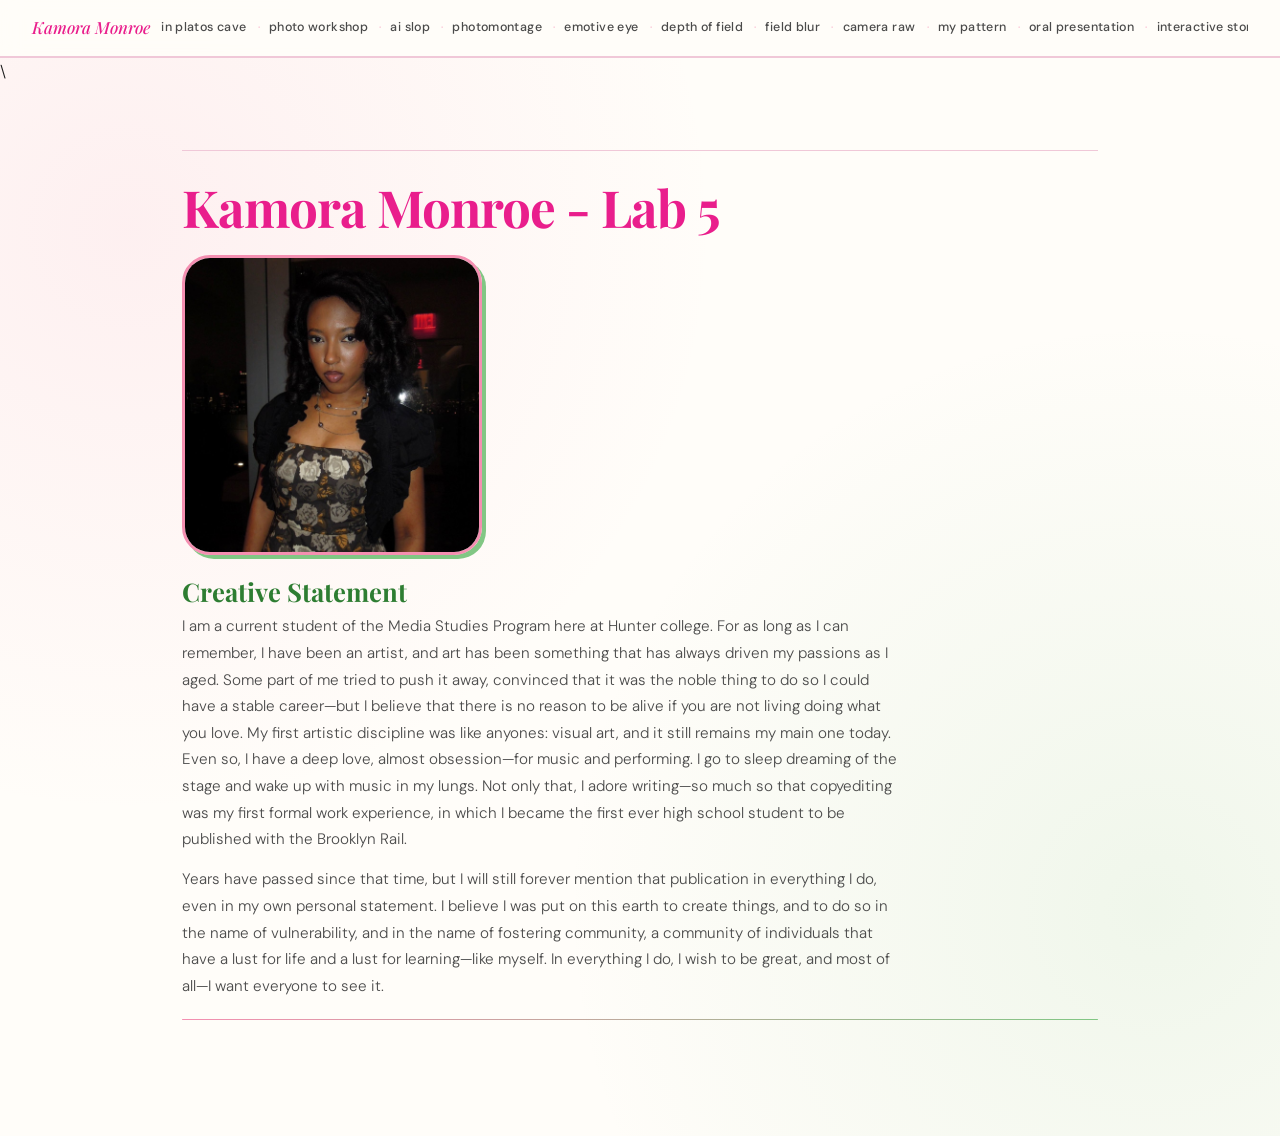
<file: index.html>
<!DOCTYPE html>
<html lang="en">
<head>
    <meta charset="UTF-8">
    <meta name="viewport" content="width=device-width, initial-scale=1.0">\
     <nav class="top-nav">
    <a href="index.html" class="nav-brand">Kamora Monroe</a>
    <button class="nav-toggle" onclick="this.nextElementSibling.classList.toggle('open')" aria-label="Toggle menu">
      <span></span><span></span><span></span>
    </button>
    <ul class="nav-list">
      <li><a href="reading1.html">in platos cave</a></li>
      <li><a href="homework2.html">photo workshop</a></li>
      <li><a href="reading2.html">ai slop</a></li>
      <li><a href="photomontage.html">photomontage</a></li>
      <li><a href="emotive eye.html">emotive eye</a></li>
      <li><a href="homework 3.html">depth of field</a></li>
      <li><a href="fieldblur.html">field blur</a></li>
      <li><a href="cameraraw.html">camera raw</a></li>
      <li><a href="pattern.html">my pattern</a></li>
      <li><a href="https://canva.link/g4v55su7r1gimeq">oral presentation</a></li>
      <li><a href=https://kamoramonroe.github.io/intstory> interactive story </a></li>
      <li><a href=graphicnovelresp.html> graphic novel response</a></li>
      <li><a href=nuclearwarresp.html> nuclear war response</a></li>

    </ul>
  </nav>
  <div class="page-wrapper">
     <div class="page-wrapper">
    <div class="page-header">
    <title>Kamora Monroe, MEDPL 150</title>
    <link rel="stylesheet" href="stylesheet.css">
    </div>
</head>
<body>
    <h1>Kamora Monroe - Lab 5</h1>
  <img class="portrait" src="kamora monroe.jpg" alt="image of kamora monroe" width="300px" height="300px">
     <h2>Creative Statement</h2>
<p>I am a current student of the Media Studies Program here at Hunter college. For as long as I can remember, I have been an artist, and art has been something that has always driven my passions as I aged. Some part of me tried to push it away, convinced that it was the noble thing to do so I could have a stable career—but I believe that there
is no reason to be alive if you are not living doing what you love. My first artistic discipline was like anyones: visual art, and it still remains my main one today. Even so, I have a deep love, almost obsession—for music and performing. I go to sleep dreaming of the stage and wake up with music in my lungs. Not only that, I adore writing—so much so that copyediting was my first formal work experience, in which I became the first ever high school student to be published with the Brooklyn Rail.</p>
<p>Years have passed since that time, but I will still forever mention that publication in everything I do, even in my own personal statement. I believe I was put on this earth to create things, and to do so in the name of vulnerability, and in the name of fostering community, a community of individuals that have a lust for life and a lust for learning—like myself. In everything I do, I wish to be great, and most of all—I want everyone to see it.</p>
  <hr class="divider">
</ul>
</div>
</body>
</html>
</file>
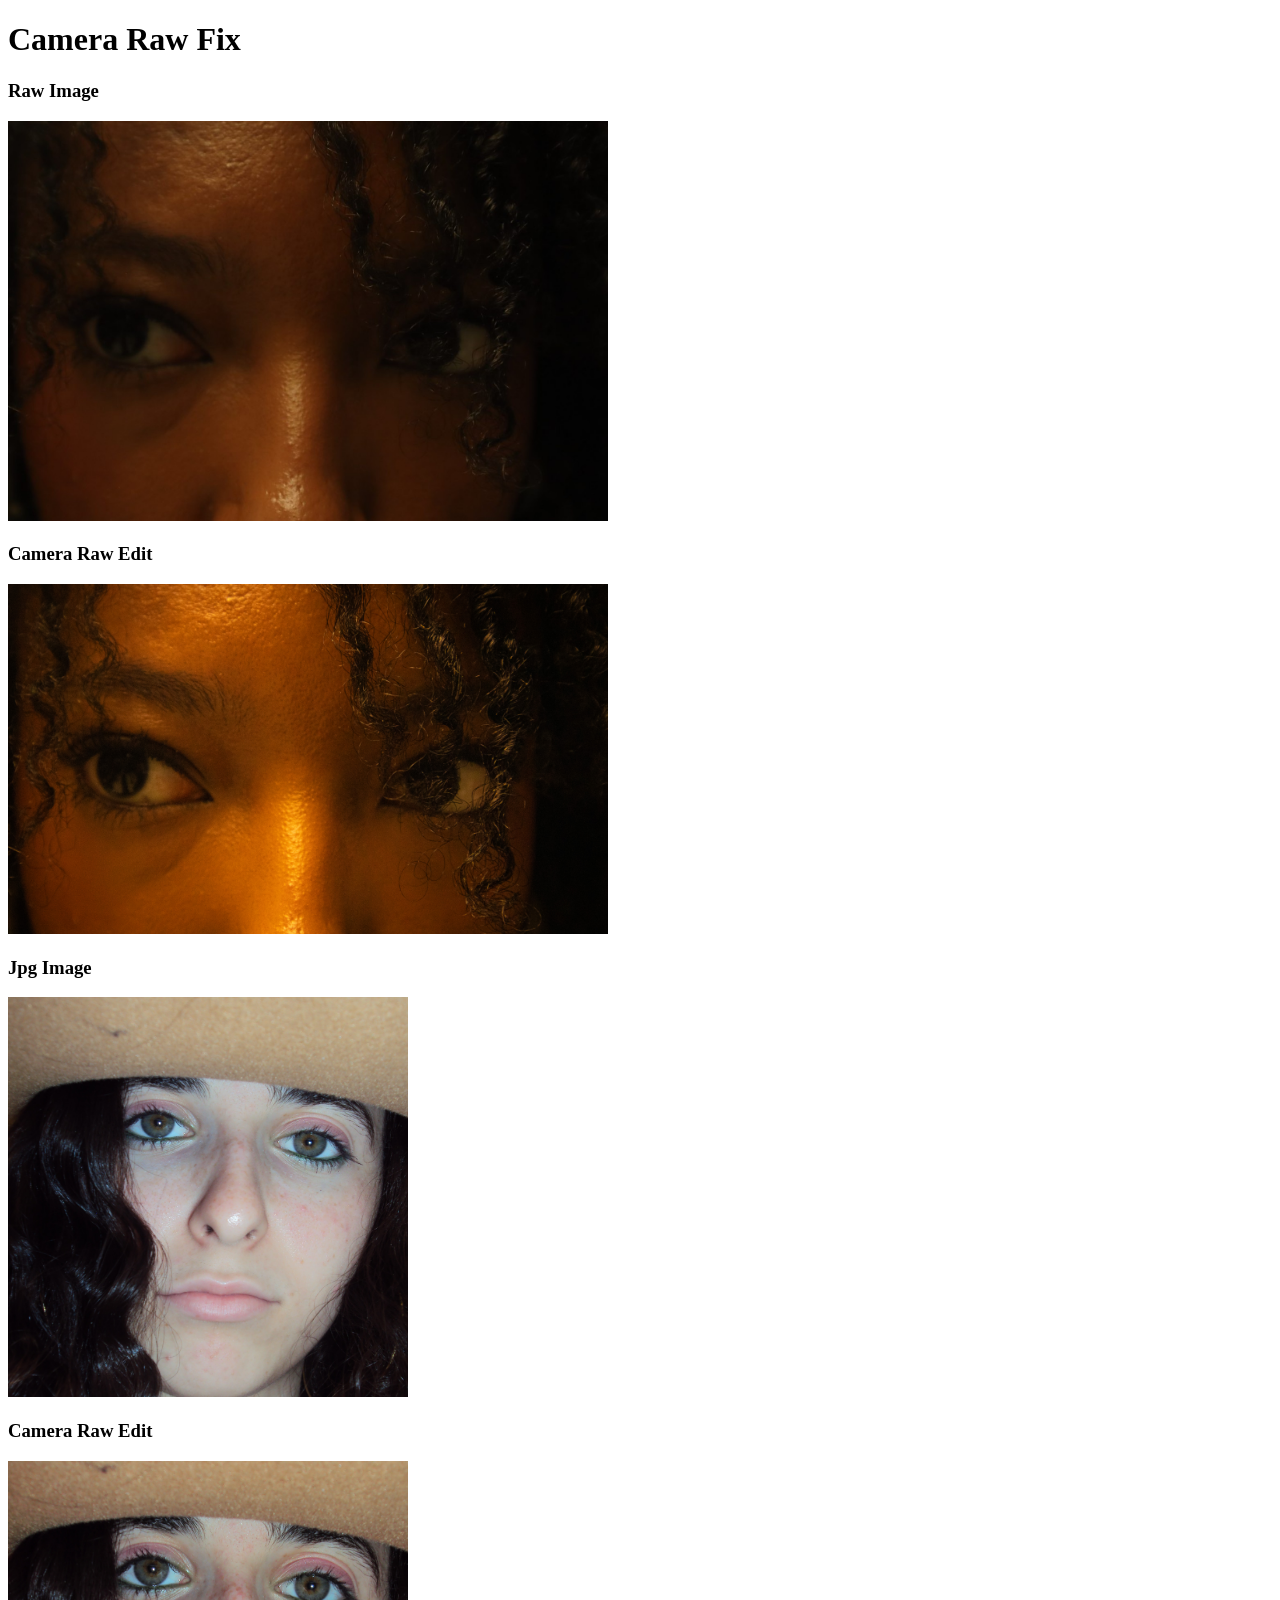
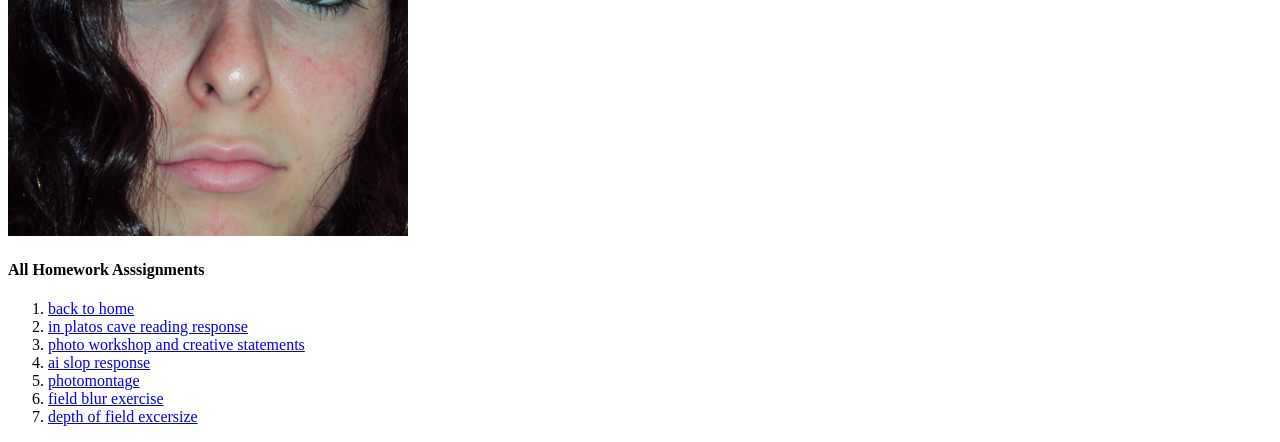
<file: camera raw.html>
<!DOCTYPE html>
<html lang="en">
<head>
    <meta charset="UTF-8">
    <meta name="viewport" content="width=device-width, initial-scale=1.0">
    <title>camera raw excersize</title>
</head>
<body>
    <h1>Camera Raw Fix</h1>
    <h3>Raw Image</h3>
     <img src="kamorarawv1.jpg" alt="image of kamoras eyes" width="600px" height="400px">
    <h3>Camera Raw Edit</h3>
     <img src="kamoraRAW (1).jpg" alt="image of kamoras eyes" width="600px" height="350px">
     <h3>Jpg Image</h3>
     <img src="leahcameraraw .JPG" alt="image of leah" width="400px" height="400px">
     <h3>Camera Raw Edit</h3>
     <img src="leahcameraraw 2.jpg" alt="image of leah" width="400px" height="375px">
     <h4>All Homework Asssignments</h4>
     <ol>
<li><a href="index.html">back to home</a></li>
<li><a href="reading1.html">in platos cave reading response</a></li>
<li><a href="homework2.html">photo workshop and creative statements</a></li>
<li><a href="reading2.html">ai slop response</a></li>
<li><a href="photomontage.html">photomontage</a></li>
<li><a href="fieldblur.html">field blur exercise</a></li>
<li><a href="homework 3.html">depth of field excersize</a></li> 
</ol>
</body>
</html>
</file>
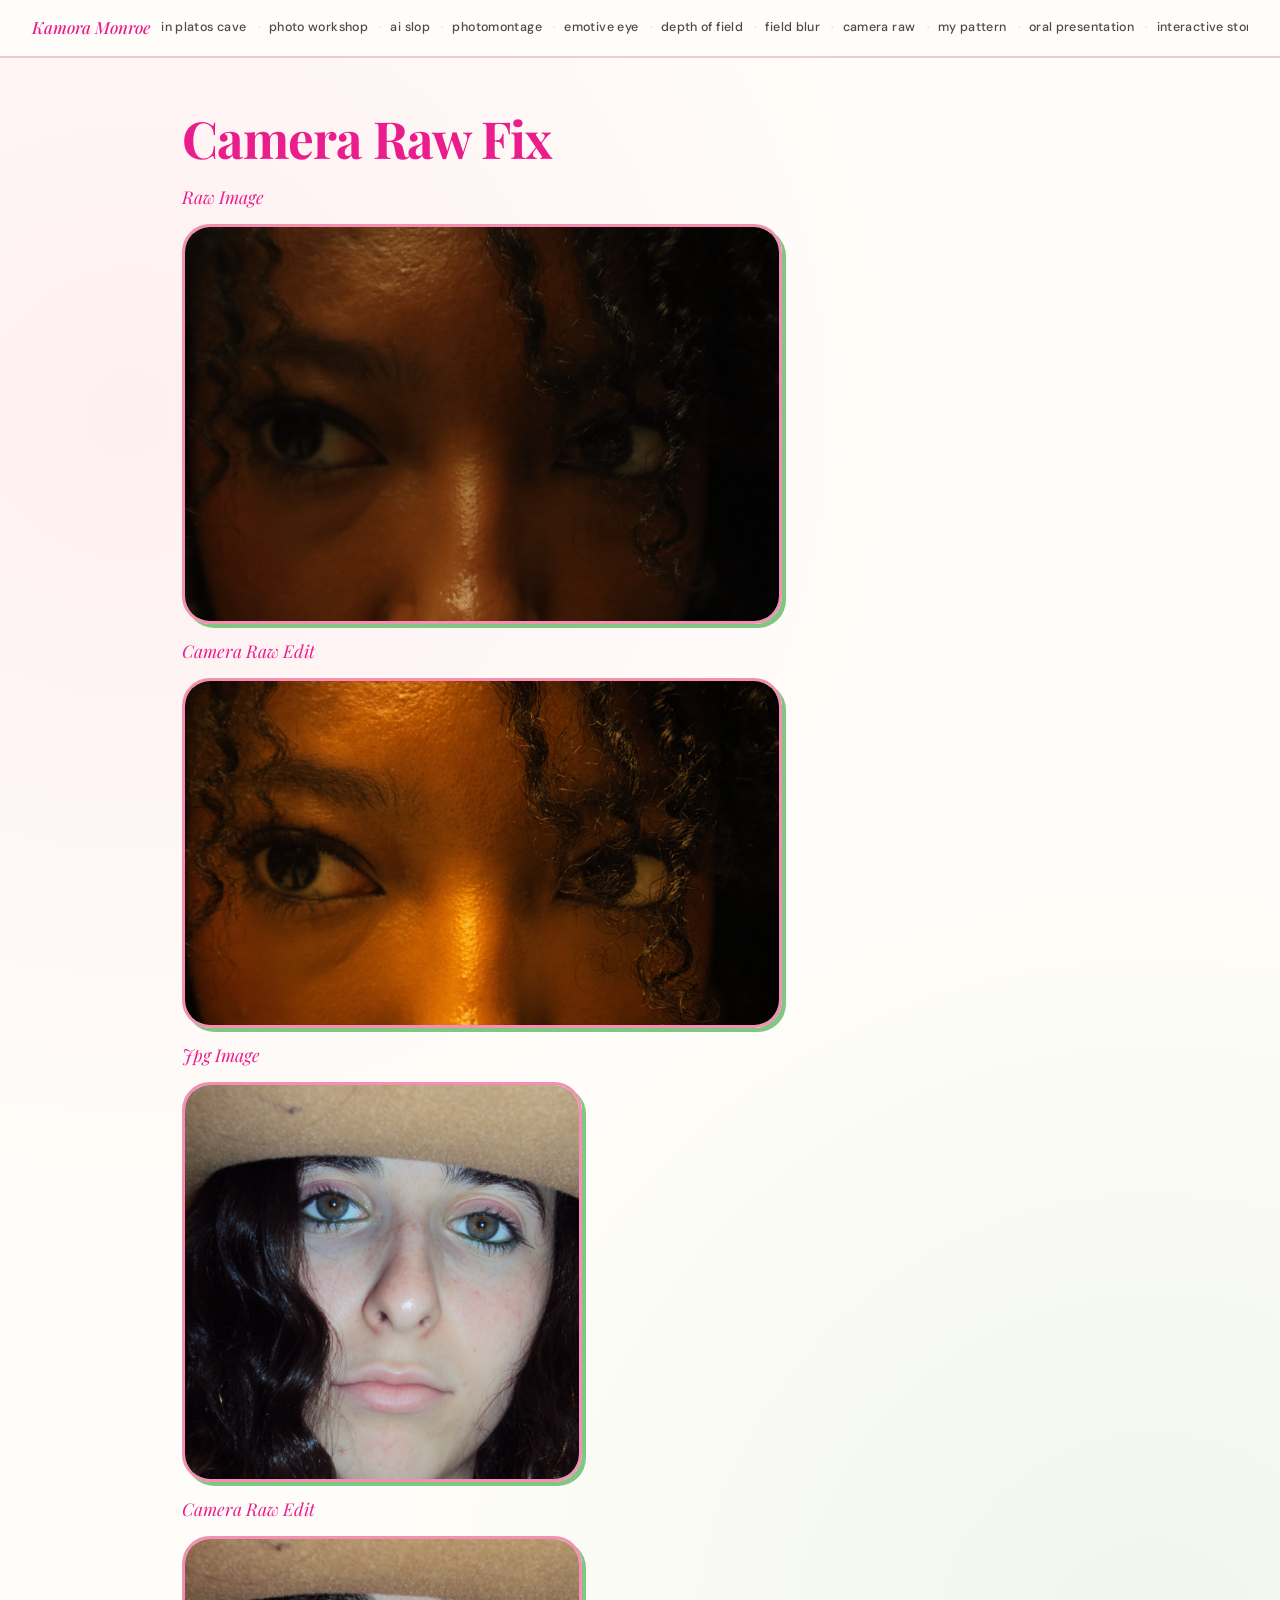
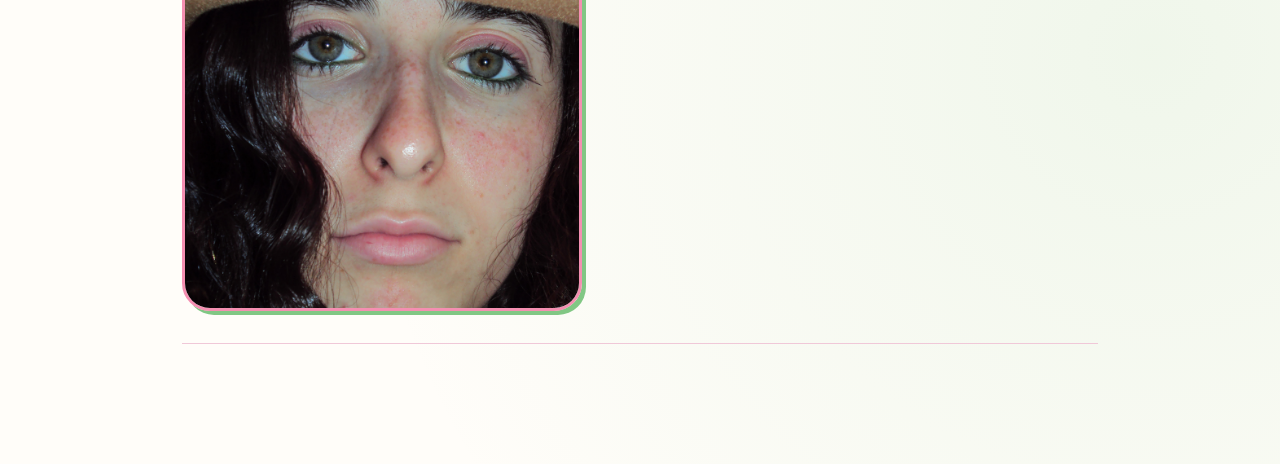
<file: cameraraw.html>
<!DOCTYPE html>
<html lang="en">
<head>
    <meta charset="UTF-8">
    <meta name="viewport" content="width=device-width, initial-scale=1.0">
    <title>camera raw excersize</title>
        <nav class="top-nav">
    <a href="index.html" class="nav-brand">Kamora Monroe</a>
    <button class="nav-toggle" onclick="this.nextElementSibling.classList.toggle('open')" aria-label="Toggle menu">
      <span></span><span></span><span></span>
    </button>
    <ul class="nav-list">
      <li><a href="reading1.html">in platos cave</a></li>
      <li><a href="homework2.html">photo workshop</a></li>
      <li><a href="reading2.html">ai slop</a></li>
      <li><a href="photomontage.html">photomontage</a></li>
      <li><a href="emotive eye.html">emotive eye</a></li>
      <li><a href="homework 3.html">depth of field</a></li>
      <li><a href="fieldblur.html">field blur</a></li>
      <li><a href="cameraraw.html">camera raw</a></li>
      <li><a href="pattern.html">my pattern</a></li>
      <li><a href="https://canva.link/g4v55su7r1gimeq">oral presentation</a></li>
      <li><a href=https://kamoramonroe.github.io/intstory> interactive story</a></li>
      <li><a href=graphicnovelresp.html> graphic novel response</a></li>
      <li><a href=nuclearwarresp.html> nuclear war response</a></li>
    </ul>
  </nav>
  <div class="page-wrapper">
     <div class="page-wrapper">
    <div class="page-header">
    <link rel="stylesheet" href="stylesheet.css">
</head>
<body>
    <h1>Camera Raw Fix</h1>
    <h3>Raw Image</h3>
     <img class="portrait" src="kamorarawv1.jpg" alt="image of kamoras eyes" width="600px" height="400px">
    <h3>Camera Raw Edit</h3>
     <img class="portrait" src="kamoraRAW (1).jpg" alt="image of kamoras eyes" width="600px" height="350px">
     <h3>Jpg Image</h3>
     <img class="portrait" src="leahcameraraw .JPG" alt="image of leah" width="400px" height="400px">
     <h3>Camera Raw Edit</h3>
     <img class="portrait" src="leahcameraraw 2.jpg" alt="image of leah" width="400px" height="375px">
</body>
</html>
</file>
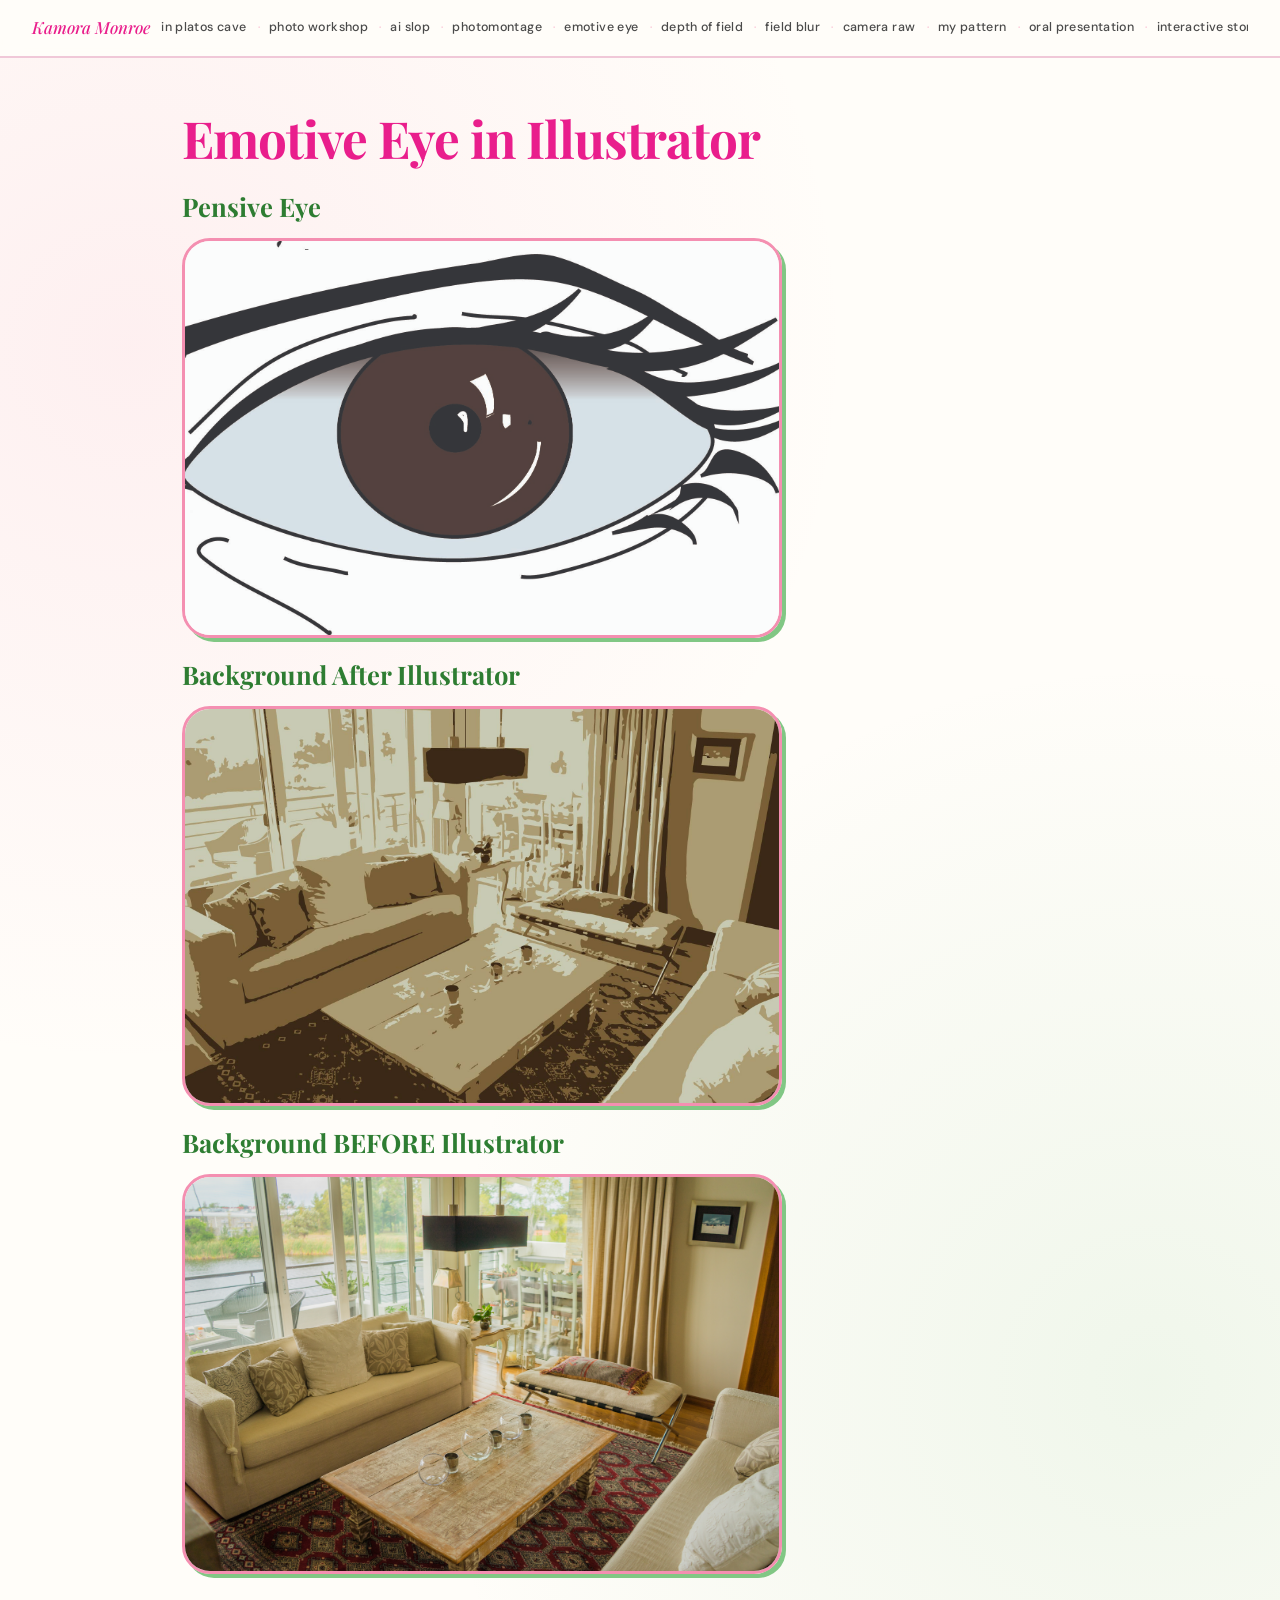
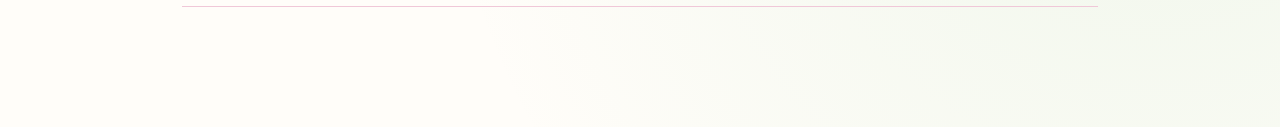
<file: emotive eye.html>
<!DOCTYPE html>
<html lang="en">
<head>
    <meta charset="UTF-8">
    <meta name="viewport" content="width=device-width, initial-scale=1.0">
    <title>Emotive Eye and Background</title>
        <nav class="top-nav">
    <a href="index.html" class="nav-brand">Kamora Monroe</a>
    <button class="nav-toggle" onclick="this.nextElementSibling.classList.toggle('open')" aria-label="Toggle menu">
      <span></span><span></span><span></span>
    </button>
    <ul class="nav-list">
      <li><a href="reading1.html">in platos cave</a></li>
      <li><a href="homework2.html">photo workshop</a></li>
      <li><a href="reading2.html">ai slop</a></li>
      <li><a href="photomontage.html">photomontage</a></li>
      <li><a href="emotive eye.html">emotive eye</a></li>
      <li><a href="homework 3.html">depth of field</a></li>
      <li><a href="fieldblur.html">field blur</a></li>
      <li><a href="cameraraw.html">camera raw</a></li>
      <li><a href="pattern.html">my pattern</a></li>
      <li><a href="https://canva.link/g4v55su7r1gimeq">oral presentation</a></li>
      <li><a href=https://kamoramonroe.github.io/intstory> interactive story </a></li>
      <li><a href=graphicnovelresp.html> graphic novel response</a></li>
      <li><a href=nuclearwarresp.html> nuclear war response</a></li>
    </ul>
  </nav>
  <div class="page-wrapper">
     <div class="page-wrapper">
    <div class="page-header">
    <link rel="stylesheet" href="stylesheet.css">
</head>
<body>
<h1>Emotive Eye in Illustrator</h1>
<h2>Pensive Eye</h2>
<img class="portrait" src="Untitled-2.jpg" alt="image of my emotive eye" width="600px" height="400px">
<h2>Background After Illustrator</h2>
<img class="portrait" src="background image.jpg" alt="background after illustrator" width="600px" height="400px">
<h2>Background BEFORE Illustrator</h2>
<img class="portrait" src="interior-modern-apartment-decorated-comfortably-with-huge-windows.jpg" alt="background before illustrator" width="600px" height="400px">
</body>
</html>
</file>
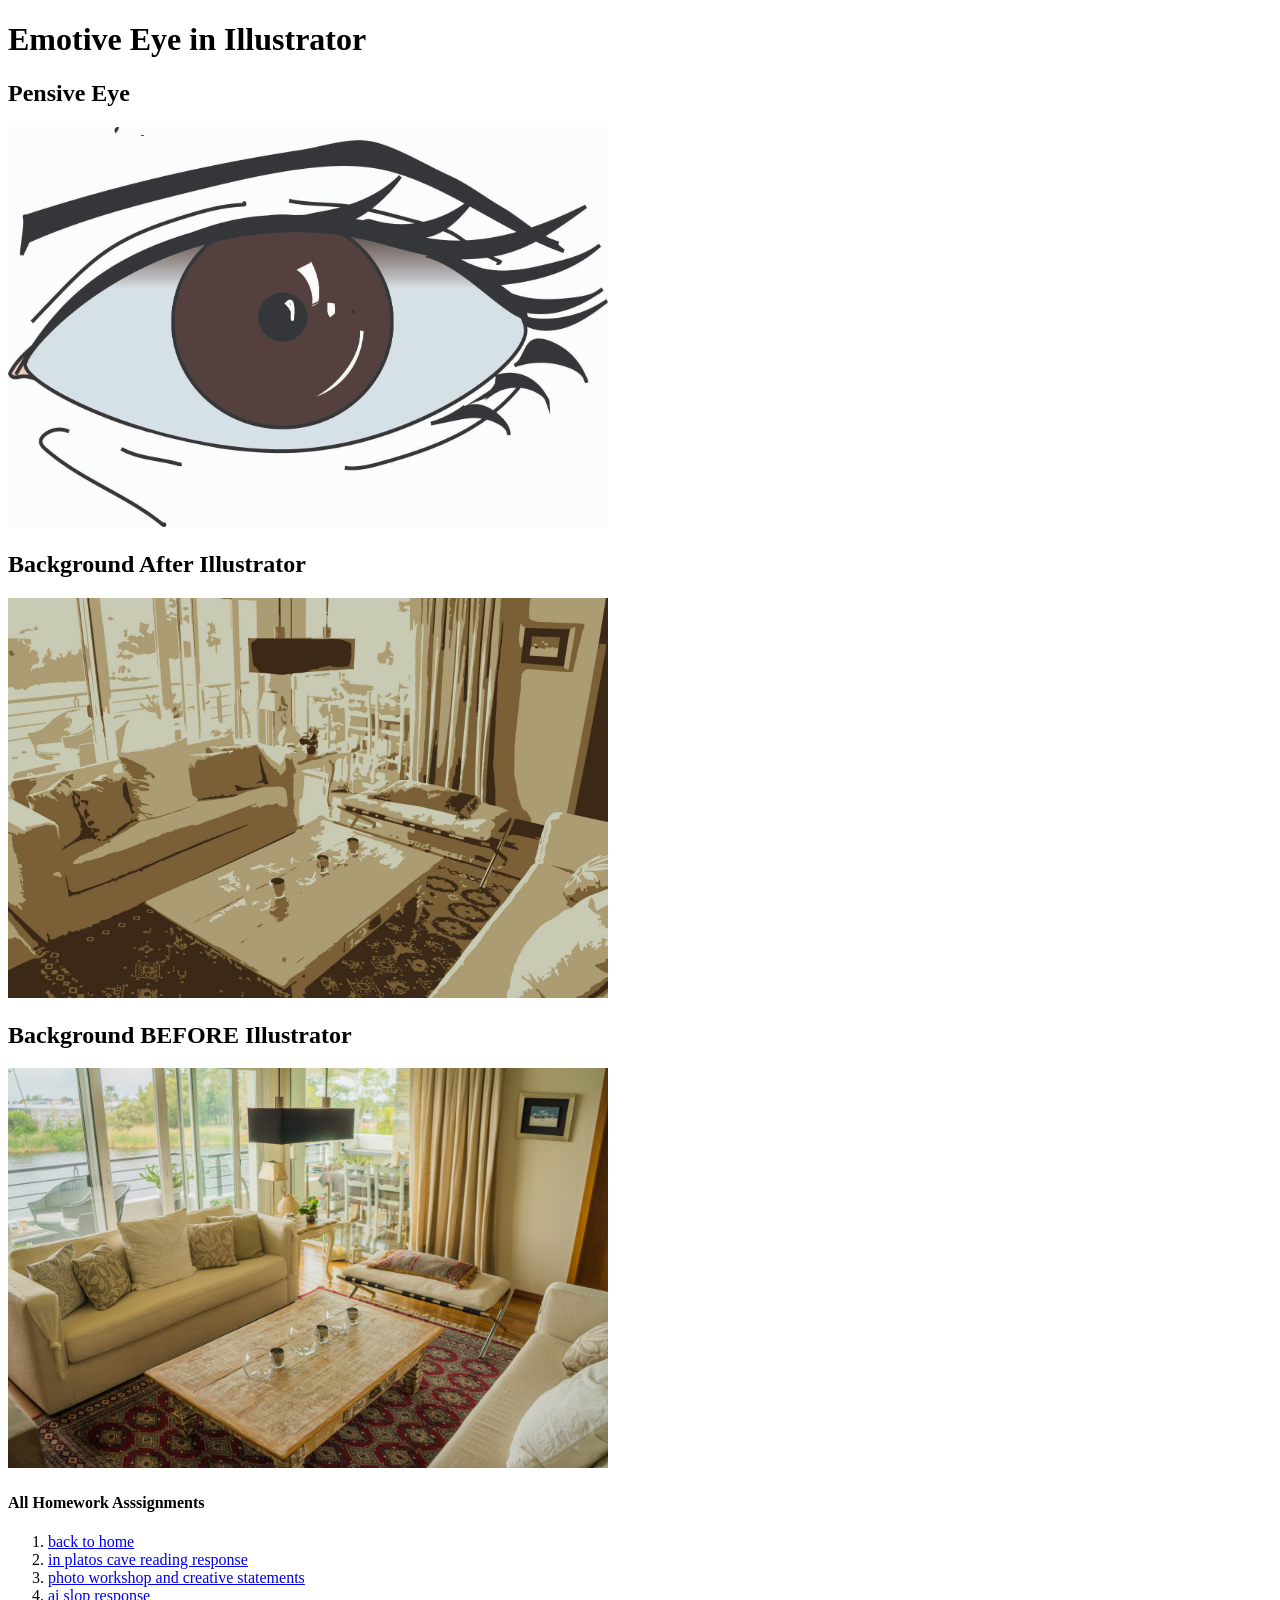
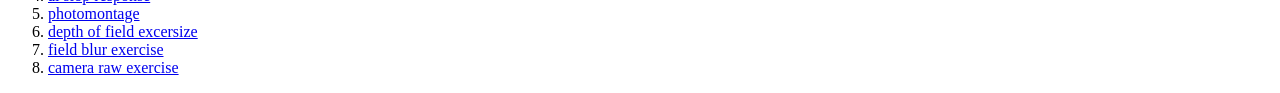
<file: emotiveeye.html>
<!DOCTYPE html>
<html lang="en">
<head>
    <meta charset="UTF-8">
    <meta name="viewport" content="width=device-width, initial-scale=1.0">
    <title>Emotive Eye and Background</title>
</head>
<body>
<h1>Emotive Eye in Illustrator</h1>
<h2>Pensive Eye</h2>
<img src="Untitled-2.jpg" alt="image of my emotive eye" width="600px" height="400px">
<h2>Background After Illustrator</h2>
<img src="background image.jpg" alt="background after illustrator" width="600px" height="400px">
<h2>Background BEFORE Illustrator</h2>
<img src="interior-modern-apartment-decorated-comfortably-with-huge-windows.jpg" alt="background before illustrator" width="600px" height="400px">
<h4>All Homework Asssignments</h4>
 <ol>
 <li><a href="index.html">back to home</a></li>
 <li><a href="reading1.html">in platos cave reading response</a></li>
 <li><a href="homework2.html">photo workshop and creative statements</a></li>
 <li><a href="reading2.html">ai slop response</a></li>
 <li><a href="photomontage.html">photomontage</a></li>
 <li><a href="homework 3.html">depth of field excersize</a></li>
 <li><a href="fieldblur.html">field blur exercise</a></li>
 <li><a href="cameraraw.html">camera raw exercise</a></li>
 </ol>
</body>
</html>
</file>
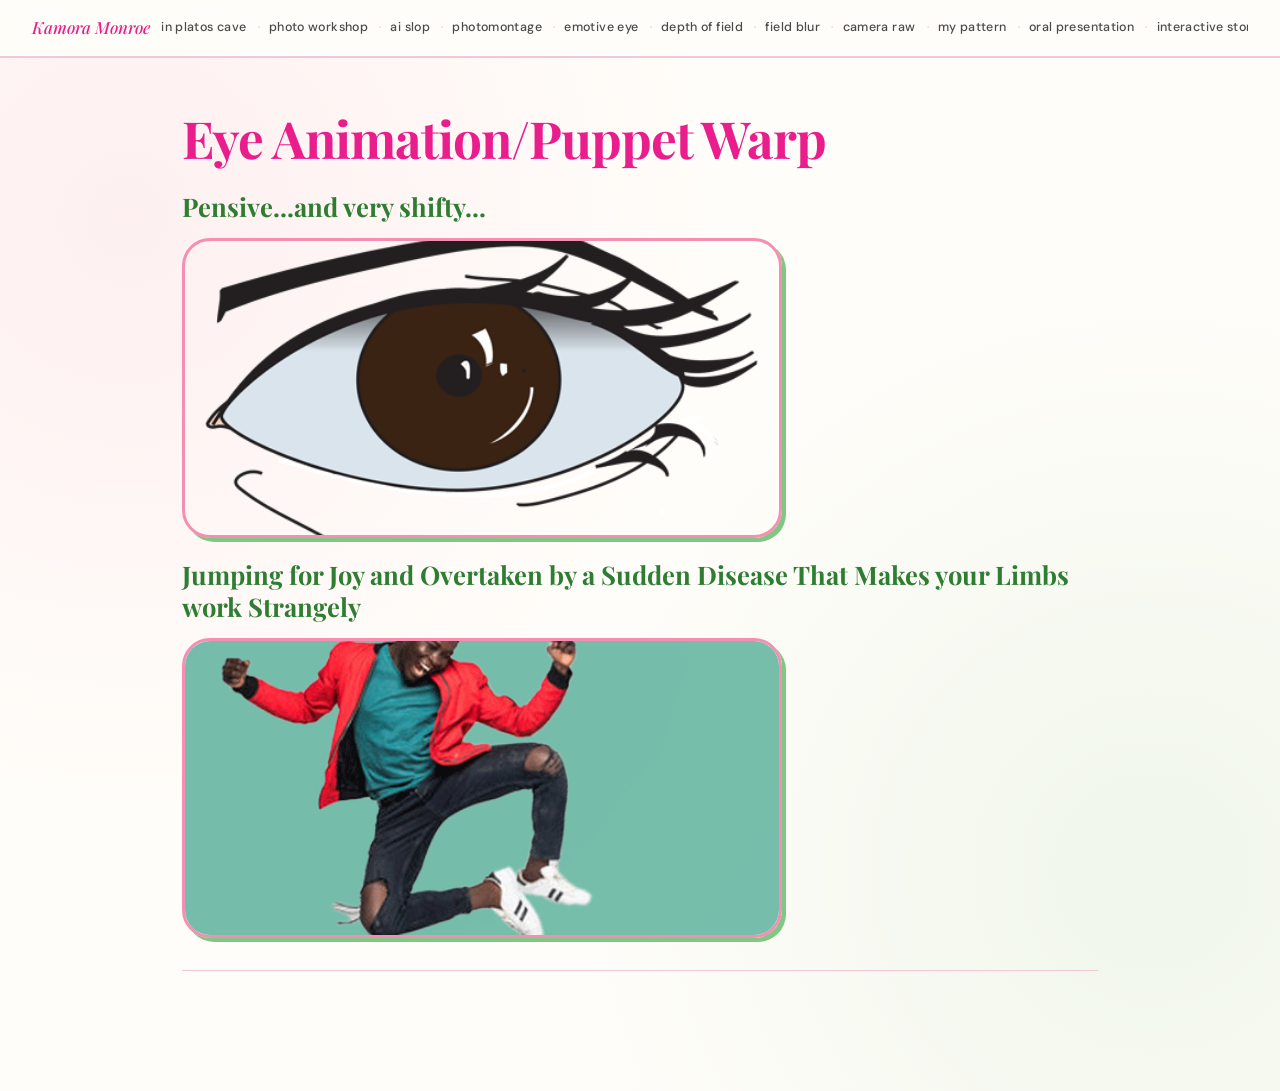
<file: eyeanimation.html>
<!DOCTYPE html>
<html lang="en">
<head>
    <meta charset="UTF-8">
    <meta name="viewport" content="width=device-width, initial-scale=1.0">
    <title>Eye Animation and Puppet Warp</title>
        <nav class="top-nav">
    <a href="index.html" class="nav-brand">Kamora Monroe</a>
    <button class="nav-toggle" onclick="this.nextElementSibling.classList.toggle('open')" aria-label="Toggle menu">
      <span></span><span></span><span></span>
    </button>
    <ul class="nav-list">
      <li><a href="reading1.html">in platos cave</a></li>
      <li><a href="homework2.html">photo workshop</a></li>
      <li><a href="reading2.html">ai slop</a></li>
      <li><a href="photomontage.html">photomontage</a></li>
      <li><a href="emotive eye.html">emotive eye</a></li>
      <li><a href="homework 3.html">depth of field</a></li>
      <li><a href="fieldblur.html">field blur</a></li>
      <li><a href="cameraraw.html">camera raw</a></li>
      <li><a href="pattern.html">my pattern</a></li>
      <li><a href="https://canva.link/g4v55su7r1gimeq">oral presentation</a></li>
      <li><a href=https://kamoramonroe.github.io/intstory> interactive story </a></li>
      <li><a href=graphicnovelresp.html> graphic novel response</a></li>
      <li><a href=nuclearwarresp.html> nuclear war response</a></li>
    </ul>
  </nav>
  <div class="page-wrapper">
     <div class="page-wrapper">
    <div class="page-header">
    <link rel="stylesheet" href="stylesheet.css">
</head>
<body>
    <h1>Eye Animation/Puppet Warp</h1>
    <h2>Pensive...and very shifty...</h2>
    <img class="portrait" src="eye-animation.gif" alt="eye animation" width="600px" height="300px">
    <h2>Jumping for Joy and Overtaken by a Sudden Disease That Makes your Limbs work Strangely</h2>
    <img class="portrait" src="guyjumps.gif" alt="guy jumping" width="600px" height="300px">
</body>
</html>
</file>
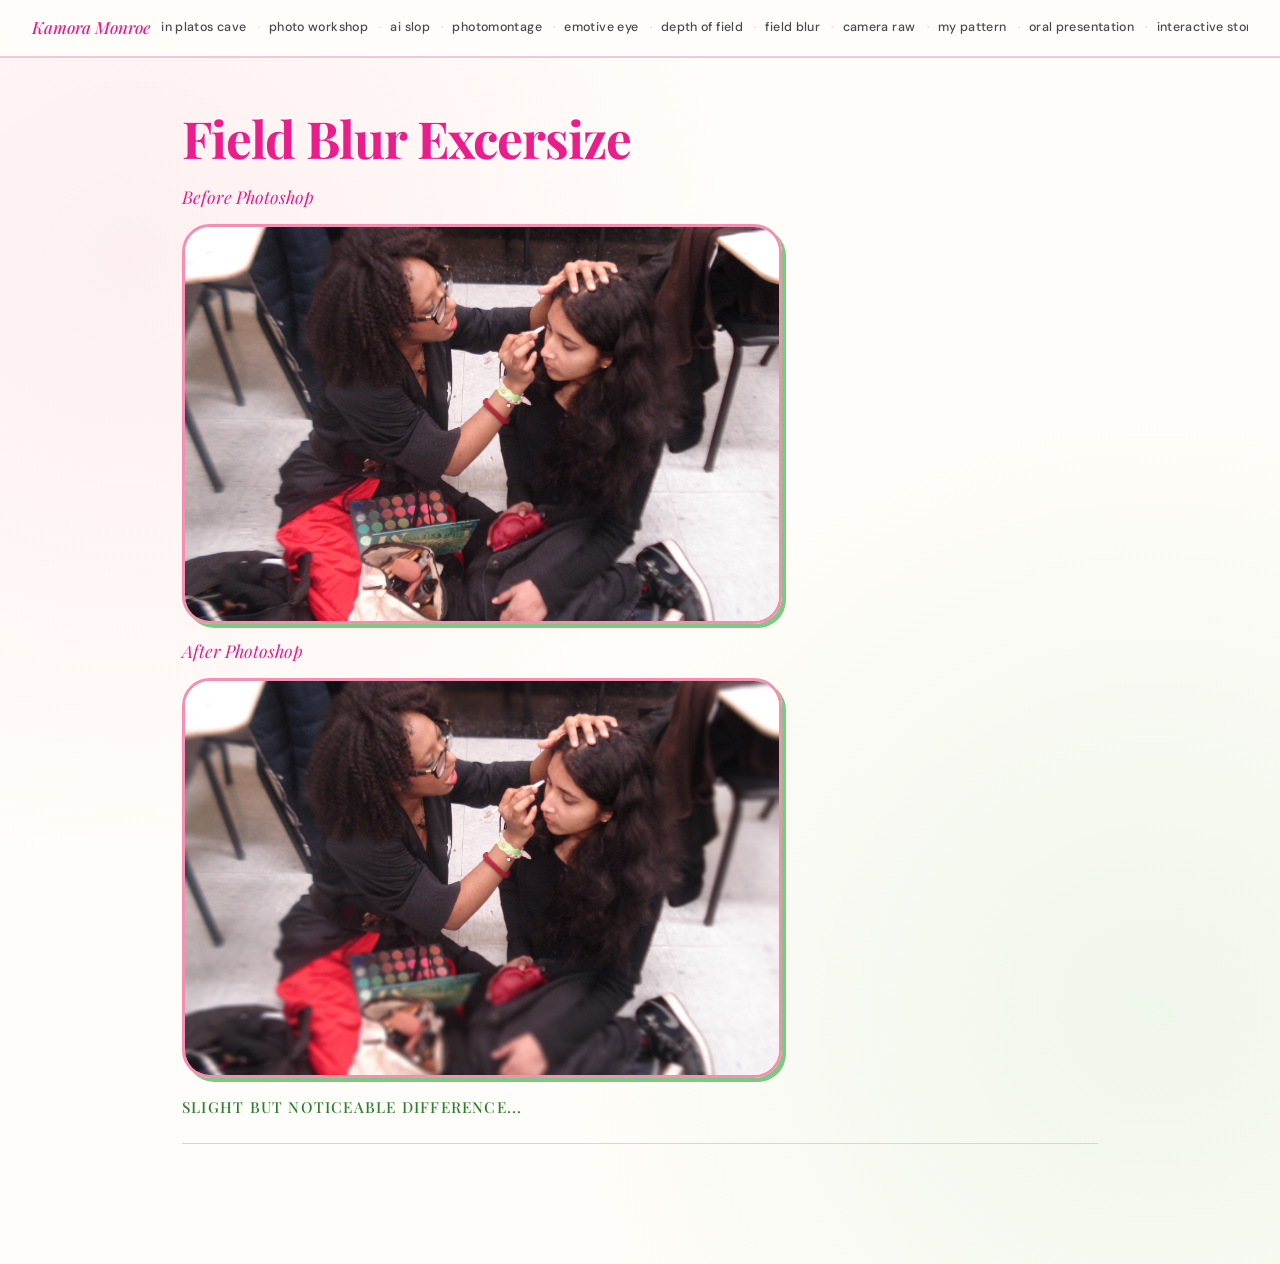
<file: fieldblur.html>
<!DOCTYPE html>
<html lang="en">
<head>
    <meta charset="UTF-8">
    <meta name="viewport" content="width=device-width, initial-scale=1.0">
    <title>Field Blur excersise</title>
        <nav class="top-nav">
    <a href="index.html" class="nav-brand">Kamora Monroe</a>
    <button class="nav-toggle" onclick="this.nextElementSibling.classList.toggle('open')" aria-label="Toggle menu">
      <span></span><span></span><span></span>
    </button>
    <ul class="nav-list">
      <li><a href="reading1.html">in platos cave</a></li>
      <li><a href="homework2.html">photo workshop</a></li>
      <li><a href="reading2.html">ai slop</a></li>
      <li><a href="photomontage.html">photomontage</a></li>
      <li><a href="emotive eye.html">emotive eye</a></li>
      <li><a href="homework 3.html">depth of field</a></li>
      <li><a href="fieldblur.html">field blur</a></li>
      <li><a href="cameraraw.html">camera raw</a></li>
      <li><a href="pattern.html">my pattern</a></li>
      <li><a href="https://canva.link/g4v55su7r1gimeq">oral presentation</a></li>
      <li><a href=https://kamoramonroe.github.io/intstory> interactive story </a></li>
      <li><a href=graphicnovelresp.html> graphic novel response</a></li>
      <li><a href=nuclearwarresp.html> nuclear war response</a></li>
    </ul>
  </nav>
  <div class="page-wrapper">
     <div class="page-wrapper">
    <div class="page-header">
    <link rel="stylesheet" href="stylesheet.css">
</head>
<body>
    <h1>Field Blur Excersize</h1>
    <h3>Before Photoshop</h3>
    <img class="portrait" src="maryflex.JPG" alt="image of my friend" width="600px" height="400px">
    <h3>After Photoshop</h3>
    <img class="portrait" src="mary2.jpg" alt="image of my friend" width="600px" height="400px">
    <h4>slight but noticeable difference...</h4>

</body>
</html>
</file>
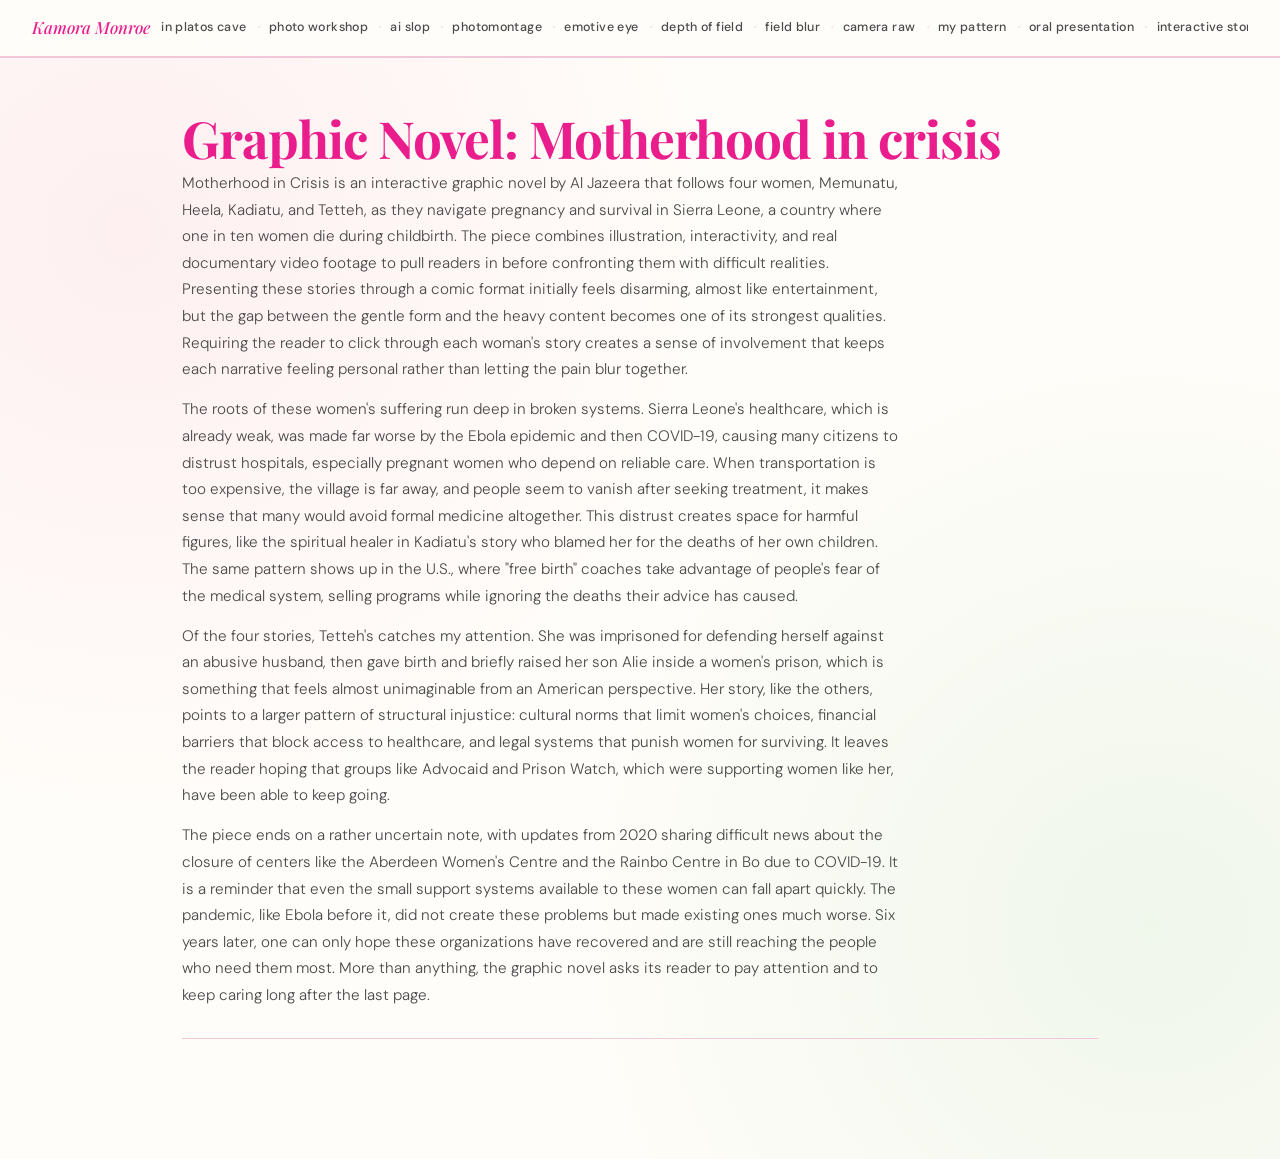
<file: graphicnovelresp.html>
<!DOCTYPE html>
<html lang="en">
<head>
    <meta charset="UTF-8">
    <meta name="viewport" content="width=device-width, initial-scale=1.0">
    <title>Graphic Novel: Motherhood in Crisis</title>
        <nav class="top-nav">
    <a href="index.html" class="nav-brand">Kamora Monroe</a>
    <button class="nav-toggle" onclick="this.nextElementSibling.classList.toggle('open')" aria-label="Toggle menu">
      <span></span><span></span><span></span>
    </button>
    <ul class="nav-list">
      <li><a href="reading1.html">in platos cave</a></li>
      <li><a href="homework2.html">photo workshop</a></li>
      <li><a href="reading2.html">ai slop</a></li>
      <li><a href="photomontage.html">photomontage</a></li>
      <li><a href="emotive eye.html">emotive eye</a></li>
      <li><a href="homework 3.html">depth of field</a></li>
      <li><a href="fieldblur.html">field blur</a></li>
      <li><a href="cameraraw.html">camera raw</a></li>
      <li><a href="pattern.html">my pattern</a></li>
      <li><a href="https://canva.link/g4v55su7r1gimeq">oral presentation</a></li>
      <li><a href=https://kamoramonroe.github.io/intstory> interactive story </a></li>
      <li><a href=graphicnovelresp.html> graphic novel response</a></li>
      <li><a href=nuclearwarresp.html> nuclear war response</a></li>

    </ul>
  </nav>
  <div class="page-wrapper">
     <div class="page-wrapper">
    <div class="page-header">
    <link rel="stylesheet" href="stylesheet.css">
</head>
<body>
<h1>Graphic Novel: Motherhood in crisis</h1>
<p>Motherhood in Crisis is an interactive graphic novel by Al Jazeera that follows four women, Memunatu, Heela, Kadiatu, and Tetteh, as they navigate pregnancy and survival in Sierra Leone, a country where one in ten women die during childbirth. The piece combines illustration, interactivity, and real documentary video footage to pull readers in before confronting them with difficult realities. Presenting these stories through a comic format initially feels disarming, almost like entertainment, but the gap between the gentle form and the heavy content becomes one of its strongest qualities. Requiring the reader to click through each woman's story creates a sense of involvement that keeps each narrative feeling personal rather than letting the pain blur together.
</p>
<p>The roots of these women's suffering run deep in broken systems. Sierra Leone's healthcare, which is already weak, was made far worse by the Ebola epidemic and then COVID-19, causing many citizens to distrust hospitals, especially pregnant women who depend on reliable care. When transportation is too expensive, the village is far away, and people seem to vanish after seeking treatment, it makes sense that many would avoid formal medicine altogether. This distrust creates space for harmful figures, like the spiritual healer in Kadiatu's story who blamed her for the deaths of her own children. The same pattern shows up in the U.S., where "free birth" coaches take advantage of people's fear of the medical system, selling programs while ignoring the deaths their advice has caused.</p>
<p>Of the four stories, Tetteh's catches my attention. She was imprisoned for defending herself against an abusive husband, then gave birth and briefly raised her son Alie inside a women's prison, which is something that feels almost unimaginable from an American perspective. Her story, like the others, points to a larger pattern of structural injustice: cultural norms that limit women's choices, financial barriers that block access to healthcare, and legal systems that punish women for surviving. It leaves the reader hoping that groups like Advocaid and Prison Watch, which were supporting women like her, have been able to keep going.</p>
<p>The piece ends on a rather uncertain note, with updates from 2020 sharing difficult news about the closure of centers like the Aberdeen Women's Centre and the Rainbo Centre in Bo due to COVID-19. It is a reminder that even the small support systems available to these women can fall apart quickly. The pandemic, like Ebola before it, did not create these problems but made existing ones much worse. Six years later, one can only hope these organizations have recovered and are still reaching the people who need them most. More than anything, the graphic novel asks its reader to pay attention and to keep caring long after the last page.</p>
</body>
</html>
</file>
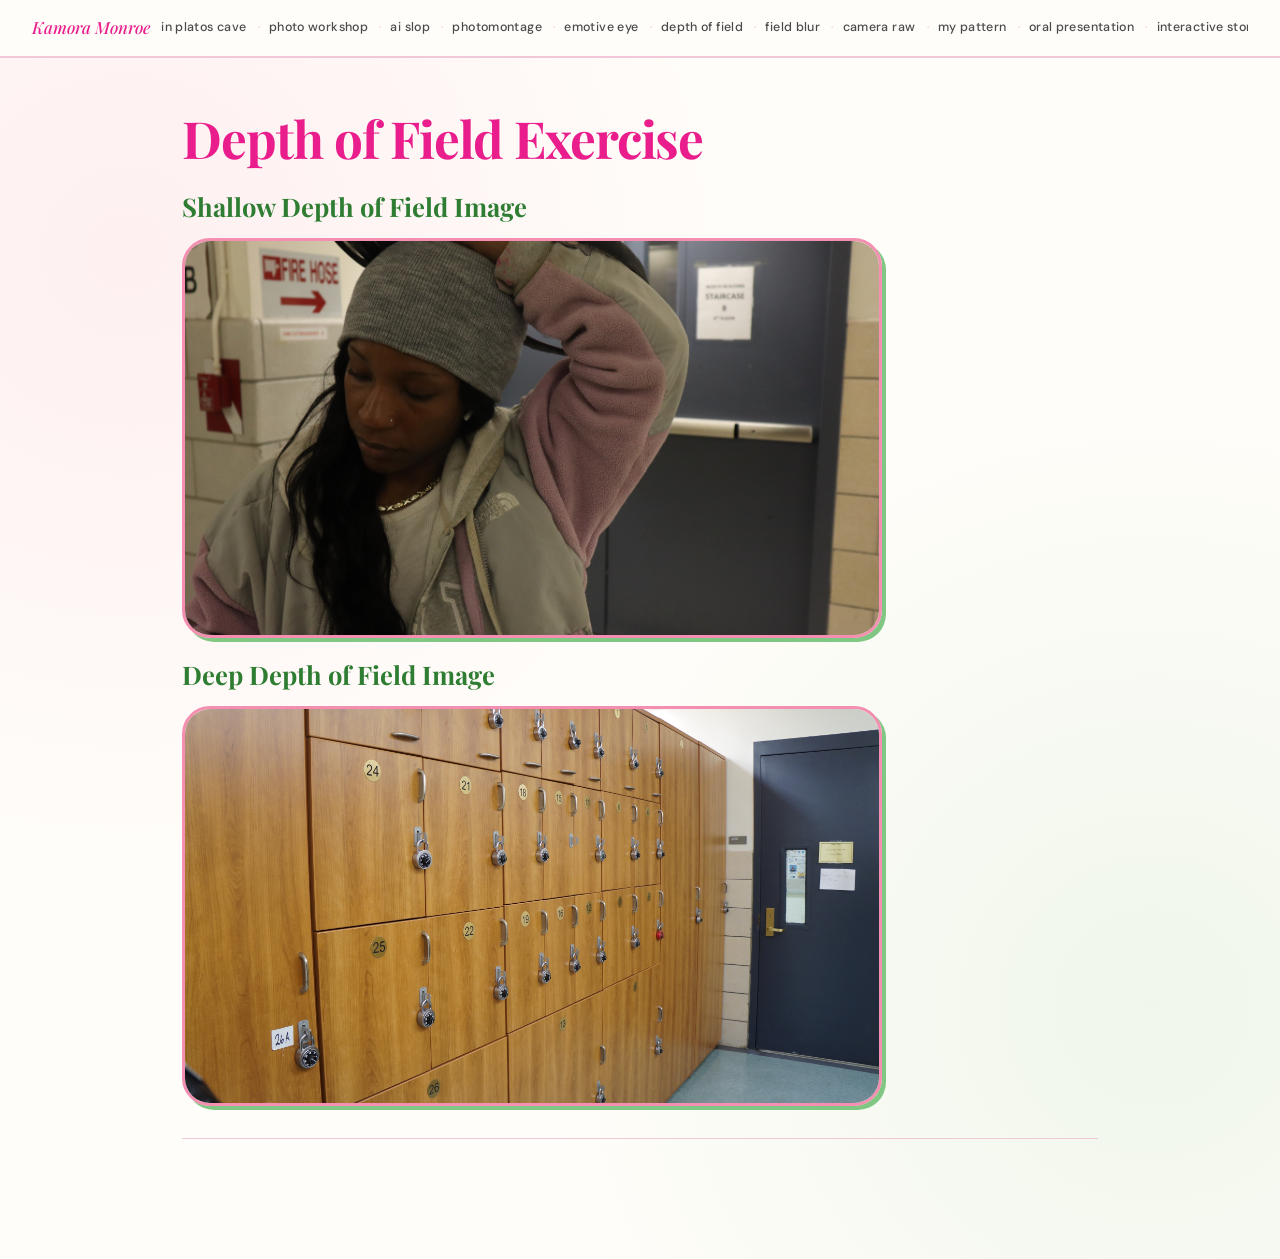
<file: homework 3.html>
<!DOCTYPE html>
<html lang="en">
<head>
    <meta charset="UTF-8">
    <meta name="viewport" content="width=device-width, initial-scale=1.0">
    <title>Depth of Field Exercise</title>
        <nav class="top-nav">
    <a href="index.html" class="nav-brand">Kamora Monroe</a>
    <button class="nav-toggle" onclick="this.nextElementSibling.classList.toggle('open')" aria-label="Toggle menu">
      <span></span><span></span><span></span>
    </button>
    <ul class="nav-list">
      <li><a href="reading1.html">in platos cave</a></li>
      <li><a href="homework2.html">photo workshop</a></li>
      <li><a href="reading2.html">ai slop</a></li>
      <li><a href="photomontage.html">photomontage</a></li>
      <li><a href="emotive eye.html">emotive eye</a></li>
      <li><a href="homework 3.html">depth of field</a></li>
      <li><a href="fieldblur.html">field blur</a></li>
      <li><a href="cameraraw.html">camera raw</a></li>
      <li><a href="pattern.html">my pattern</a></li>
      <li><a href="https://canva.link/g4v55su7r1gimeq">oral presentation</a></li>
      <li><a href=https://kamoramonroe.github.io/intstory> interactive story </a></li>
      <li><a href=graphicnovelresp.html> graphic novel response</a></li>
      <li><a href=nuclearwarresp.html> nuclear war response</a></li>
    </ul>
  </nav>
  <div class="page-wrapper">
     <div class="page-wrapper">
    <div class="page-header">
    <link rel="stylesheet" href="stylesheet.css">
</head>
<body>
    <h1>Depth of Field Exercise</h1>
    <h2>Shallow Depth of Field Image </h2>
 <img class="portrait" src="aisha.JPG" alt="image of aisha my classmate" width="700px" height="400px">
    <h2>Deep Depth of Field Image </h2>
 <img class="portrait" src="lockedup.JPG" alt="image of many teachers lockers" width="700px" height="400px">
</body>
</html>
</file>
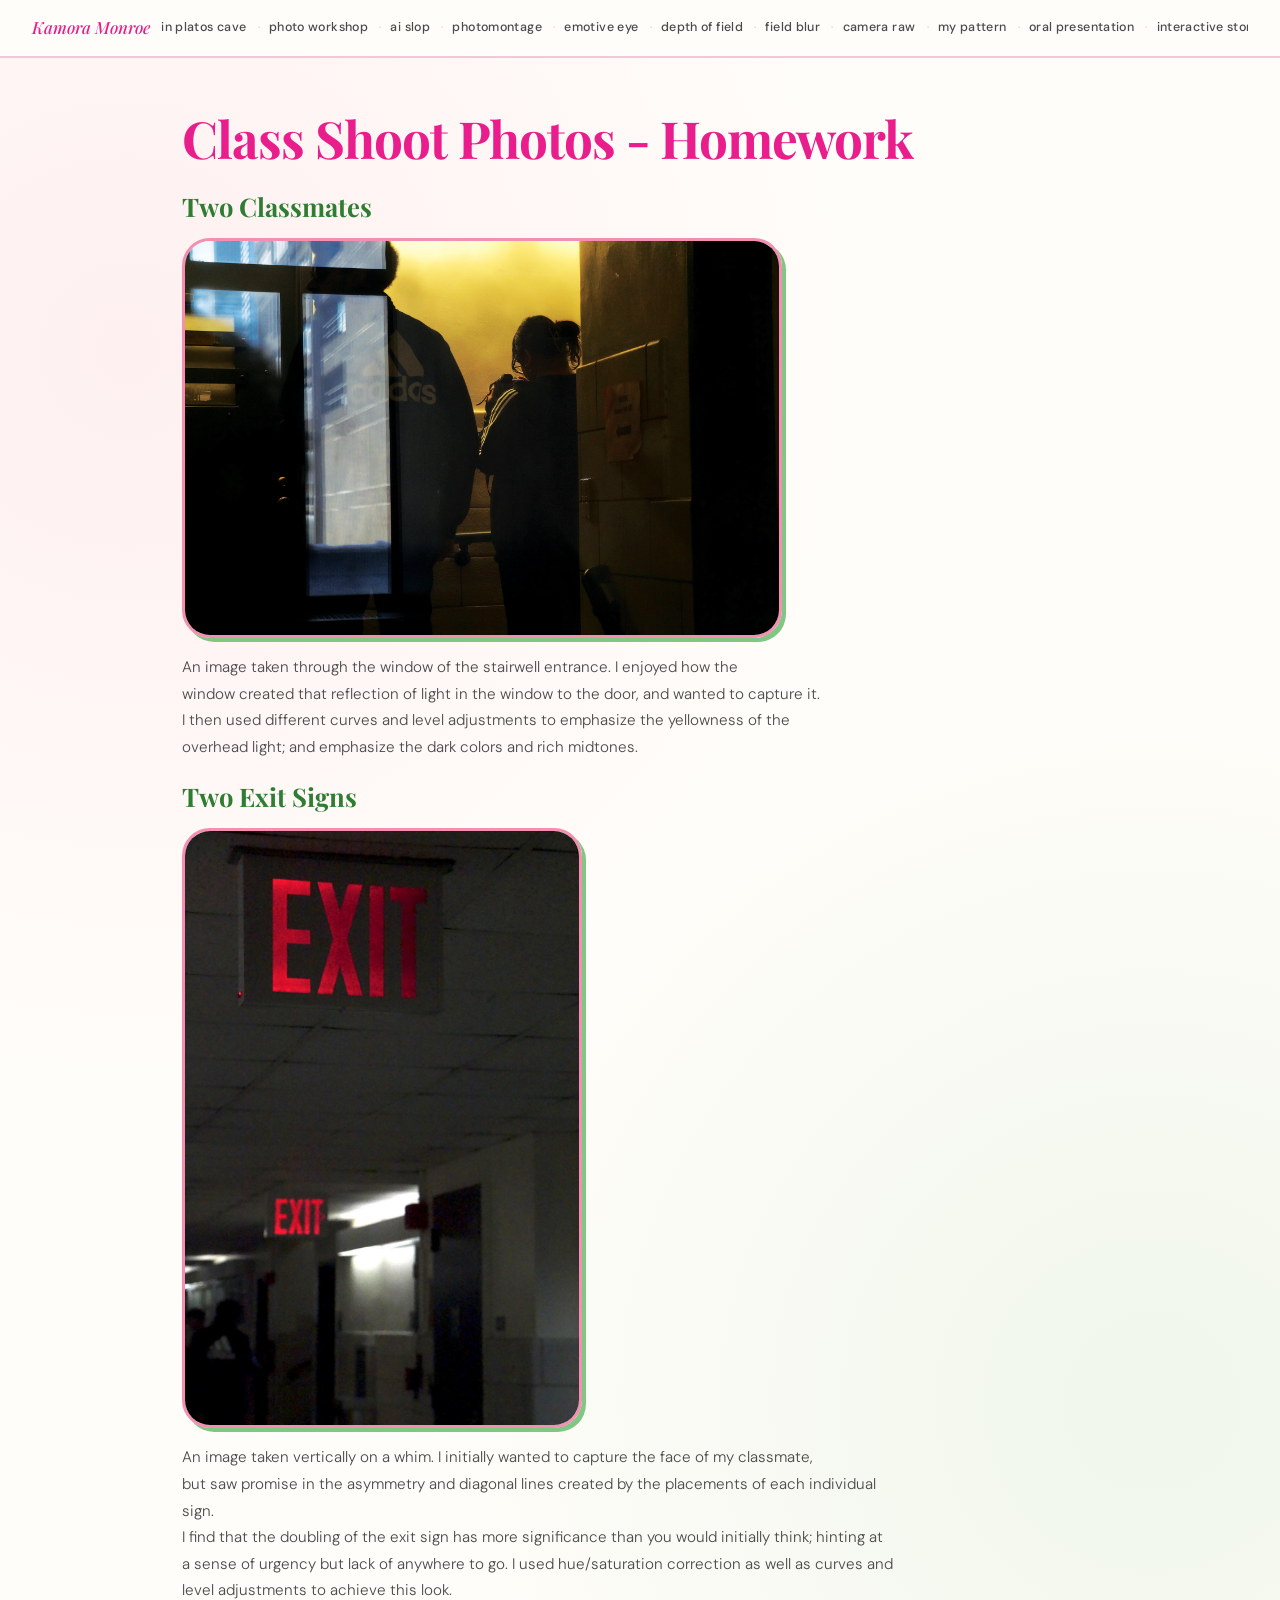
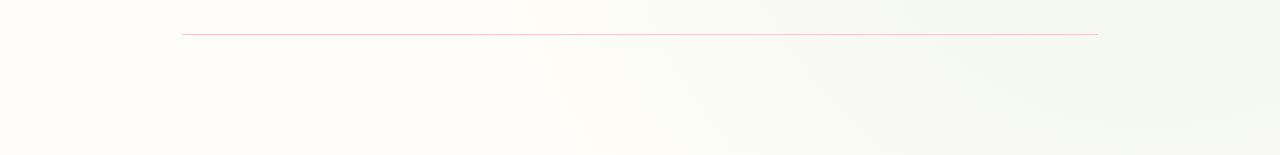
<file: homework2.html>
<!DOCTYPE html>
<html lang="en">
<head>
    <meta charset="UTF-8">
    <meta name="viewport" content="width=device-width, initial-scale=1.0">
    <title>Document</title>
        <nav class="top-nav">
    <a href="index.html" class="nav-brand">Kamora Monroe</a>
    <button class="nav-toggle" onclick="this.nextElementSibling.classList.toggle('open')" aria-label="Toggle menu">
      <span></span><span></span><span></span>
    </button>
    <ul class="nav-list">
      <li><a href="reading1.html">in platos cave</a></li>
      <li><a href="homework2.html">photo workshop</a></li>
      <li><a href="reading2.html">ai slop</a></li>
      <li><a href="photomontage.html">photomontage</a></li>
      <li><a href="emotive eye.html">emotive eye</a></li>
      <li><a href="homework 3.html">depth of field</a></li>
      <li><a href="fieldblur.html">field blur</a></li>
      <li><a href="cameraraw.html">camera raw</a></li>
      <li><a href="pattern.html">my pattern</a></li>
      <li><a href="https://canva.link/g4v55su7r1gimeq">oral presentation</a></li>
      <li><a href=https://kamoramonroe.github.io/intstory> interactive story </a></li>
      <li><a href=graphicnovelresp.html> graphic novel response</a></li>
      <li><a href=nuclearwarresp.html> nuclear war response</a></li>
    </ul>
  </nav>
  <div class="page-wrapper">
     <div class="page-wrapper">
    <div class="page-header">
    <link rel="stylesheet" href="stylesheet.css">
</head>
<h1>Class Shoot Photos - Homework</h1>
<body>
<h2>Two Classmates</h2>
<img class="portrait" src="classm81.jpg" alt="image of classmates through door" width="600px" height="400px">
<p>An image taken through the window of the stairwell entrance. I enjoyed how the <br>
window created that reflection of light in the window to the door, and wanted to capture it.<br>
I then used different curves and level adjustments to emphasize the yellowness of the <br>
overhead light; and emphasize the dark colors and rich midtones.</p>
<h2>Two Exit Signs</h2>
<img class="portrait" src="two exit signs.jpg" alt="image of two exit signs"width="400px" height="600px">
<p>An image taken vertically on a whim. I initially wanted to capture the face of my classmate,<br>
but saw promise in the asymmetry and diagonal lines created by the placements of each individual sign.<br>
I find that the doubling of the exit sign has more significance than you would initially think; hinting at<br>
a sense of urgency but lack of anywhere to go. I used hue/saturation correction as well as curves and<br>
level adjustments to achieve this look.</p>
</body>
</html>
</file>
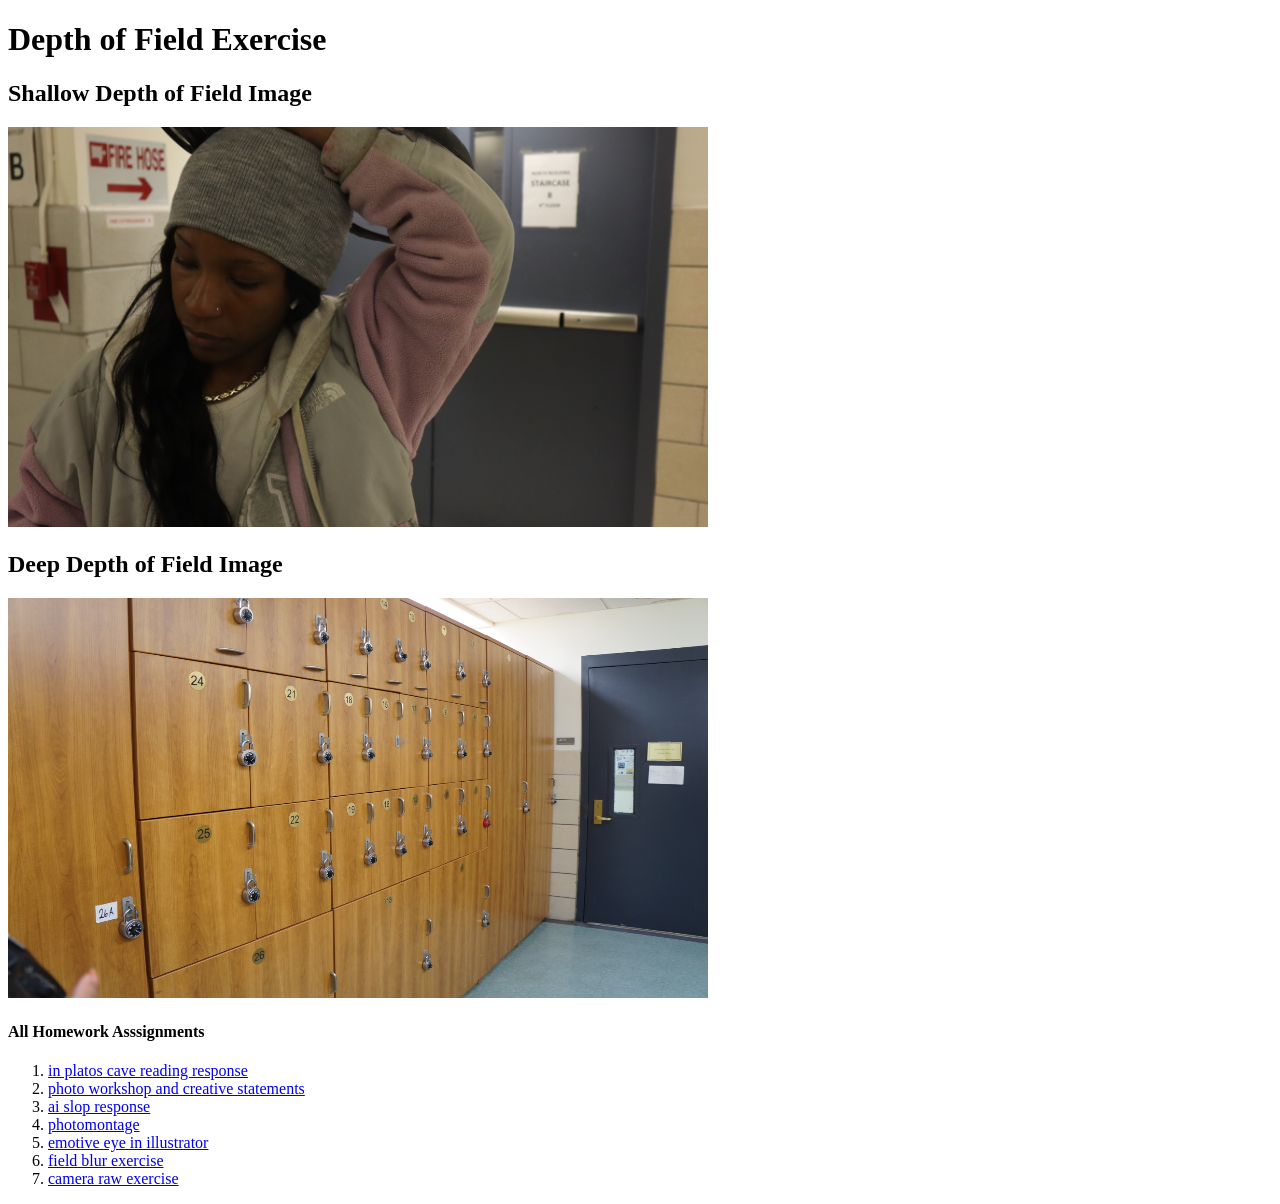
<file: homework3.html>
<!DOCTYPE html>
<html lang="en">
<head>
    <meta charset="UTF-8">
    <meta name="viewport" content="width=device-width, initial-scale=1.0">
    <title>Depth of Field Exercise</title>
</head>
<body>
    <h1>Depth of Field Exercise</h1>
    <h2>Shallow Depth of Field Image </h2>
 <img src="aisha.JPG" alt="image of aisha my classmate" width="700px" height="400px">
    <h2>Deep Depth of Field Image </h2>
 <img src="lockedup.JPG" alt="image of many teachers lockers" width="700px" height="400px">
 <h4>All Homework Asssignments</h4>
<ol>
 <li><a href="reading1.html">in platos cave reading response</a></li>
 <li><a href="homework2.html">photo workshop and creative statements</a></li>
 <li><a href="reading2.html">ai slop response</a></li>
 <li><a href="photomontage.html">photomontage</a></li>
 <li><a href="emotive eye.html">emotive eye in illustrator</a></li>
 <li><a href="fieldblur.html">field blur exercise</a></li>
 <li><a href="cameraraw.html">camera raw exercise</a></li>
 </ol>
</body>
</html>
</file>
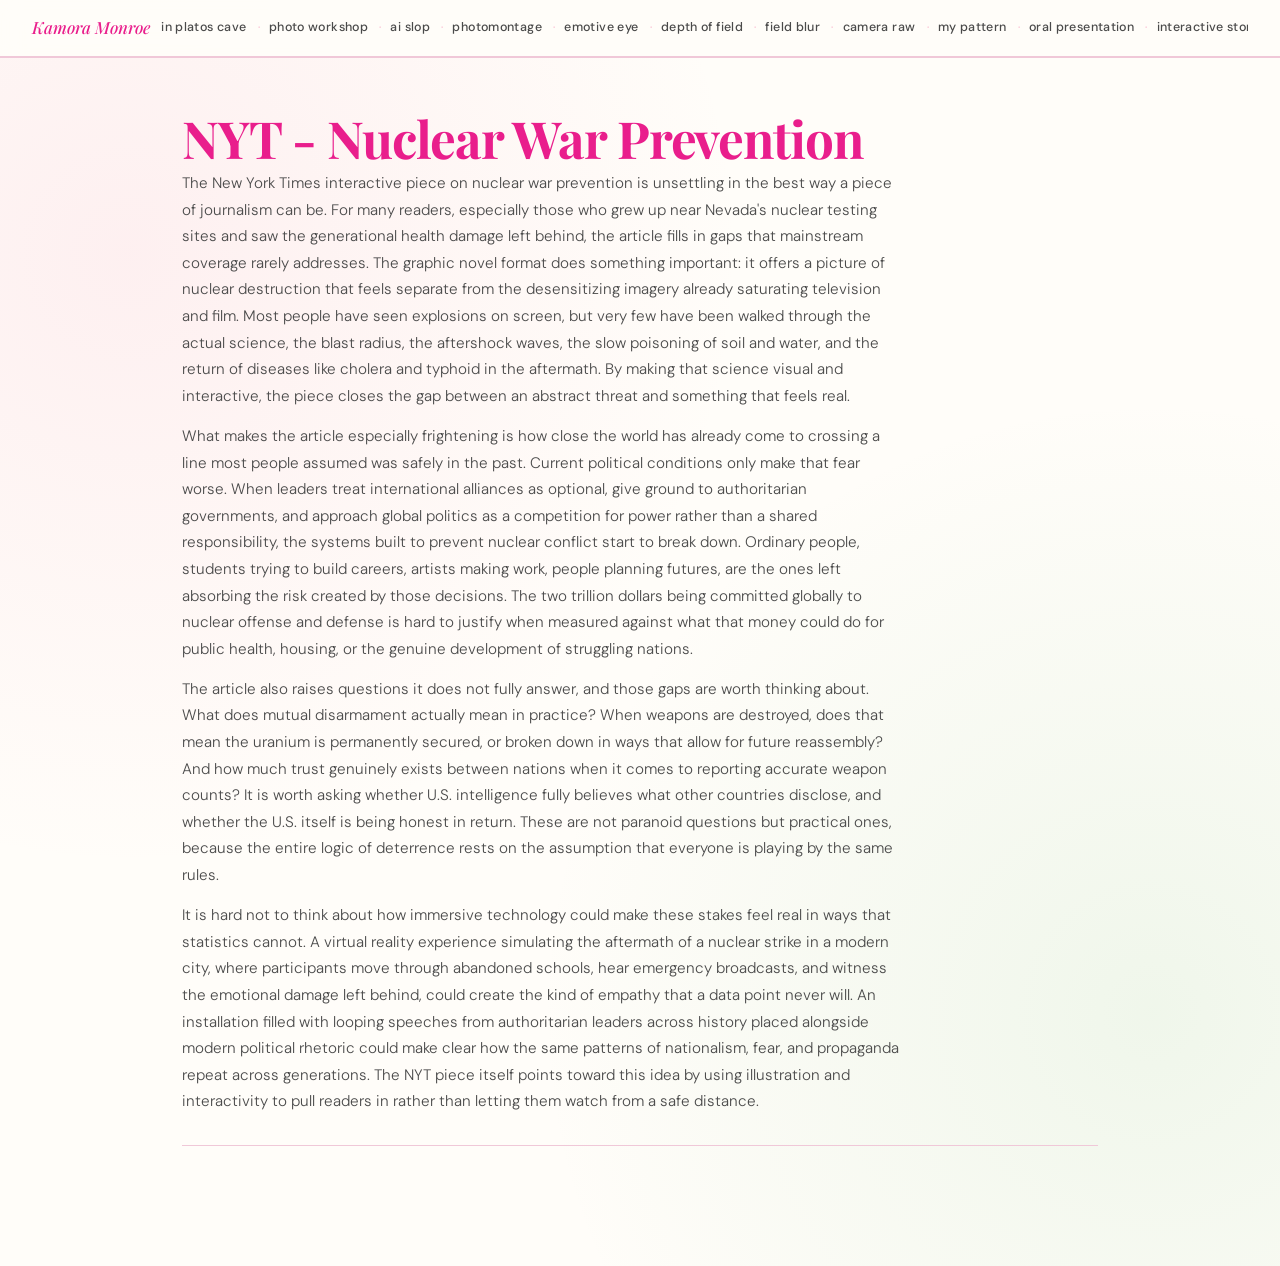
<file: nuclearwarresp.html>
<!DOCTYPE html>
<html lang="en">
<head>
    <meta charset="UTF-8">
    <meta name="viewport" content="width=device-width, initial-scale=1.0">
    <title>Nuclear War Repsonse</title>
        <nav class="top-nav">
    <a href="index.html" class="nav-brand">Kamora Monroe</a>
    <button class="nav-toggle" onclick="this.nextElementSibling.classList.toggle('open')" aria-label="Toggle menu">
      <span></span><span></span><span></span>
    </button>
    <ul class="nav-list">
      <li><a href="reading1.html">in platos cave</a></li>
      <li><a href="homework2.html">photo workshop</a></li>
      <li><a href="reading2.html">ai slop</a></li>
      <li><a href="photomontage.html">photomontage</a></li>
      <li><a href="emotive eye.html">emotive eye</a></li>
      <li><a href="homework 3.html">depth of field</a></li>
      <li><a href="fieldblur.html">field blur</a></li>
      <li><a href="cameraraw.html">camera raw</a></li>
      <li><a href="pattern.html">my pattern</a></li>
      <li><a href="https://canva.link/g4v55su7r1gimeq">oral presentation</a></li>
      <li><a href=https://kamoramonroe.github.io/intstory> interactive story </a></li>
      <li><a href=graphicnovelresp.html> graphic novel response</a></li>
      <li><a href=nuclearwarresp.html> nuclear war response</a></li>

    </ul>
  </nav>
  <div class="page-wrapper">
     <div class="page-wrapper">
    <div class="page-header">
    <link rel="stylesheet" href="stylesheet.css">
</head>
<body>
<h1>NYT - Nuclear War Prevention</h1>
<p>The New York Times interactive piece on nuclear war prevention is unsettling in the best way a piece of journalism can be. For many readers, especially those who grew up near Nevada's nuclear testing sites and saw the generational health damage left behind, the article fills in gaps that mainstream coverage rarely addresses. The graphic novel format does something important: it offers a picture of nuclear destruction that feels separate from the desensitizing imagery already saturating television and film. Most people have seen explosions on screen, but very few have been walked through the actual science, the blast radius, the aftershock waves, the slow poisoning of soil and water, and the return of diseases like cholera and typhoid in the aftermath. By making that science visual and interactive, the piece closes the gap between an abstract threat and something that feels real.</p>
<p>What makes the article especially frightening is how close the world has already come to crossing a line most people assumed was safely in the past. Current political conditions only make that fear worse. When leaders treat international alliances as optional, give ground to authoritarian governments, and approach global politics as a competition for power rather than a shared responsibility, the systems built to prevent nuclear conflict start to break down. Ordinary people, students trying to build careers, artists making work, people planning futures, are the ones left absorbing the risk created by those decisions. The two trillion dollars being committed globally to nuclear offense and defense is hard to justify when measured against what that money could do for public health, housing, or the genuine development of struggling nations.</p>
<p>The article also raises questions it does not fully answer, and those gaps are worth thinking about. What does mutual disarmament actually mean in practice? When weapons are destroyed, does that mean the uranium is permanently secured, or broken down in ways that allow for future reassembly? And how much trust genuinely exists between nations when it comes to reporting accurate weapon counts? It is worth asking whether U.S. intelligence fully believes what other countries disclose, and whether the U.S. itself is being honest in return. These are not paranoid questions but practical ones, because the entire logic of deterrence rests on the assumption that everyone is playing by the same rules.</p>
<p>It is hard not to think about how immersive technology could make these stakes feel real in ways that statistics cannot. A virtual reality experience simulating the aftermath of a nuclear strike in a modern city, where participants move through abandoned schools, hear emergency broadcasts, and witness the emotional damage left behind, could create the kind of empathy that a data point never will. An installation filled with looping speeches from authoritarian leaders across history placed alongside modern political rhetoric could make clear how the same patterns of nationalism, fear, and propaganda repeat across generations. The NYT piece itself points toward this idea by using illustration and interactivity to pull readers in rather than letting them watch from a safe distance.</p>
</body>
</html>
</file>
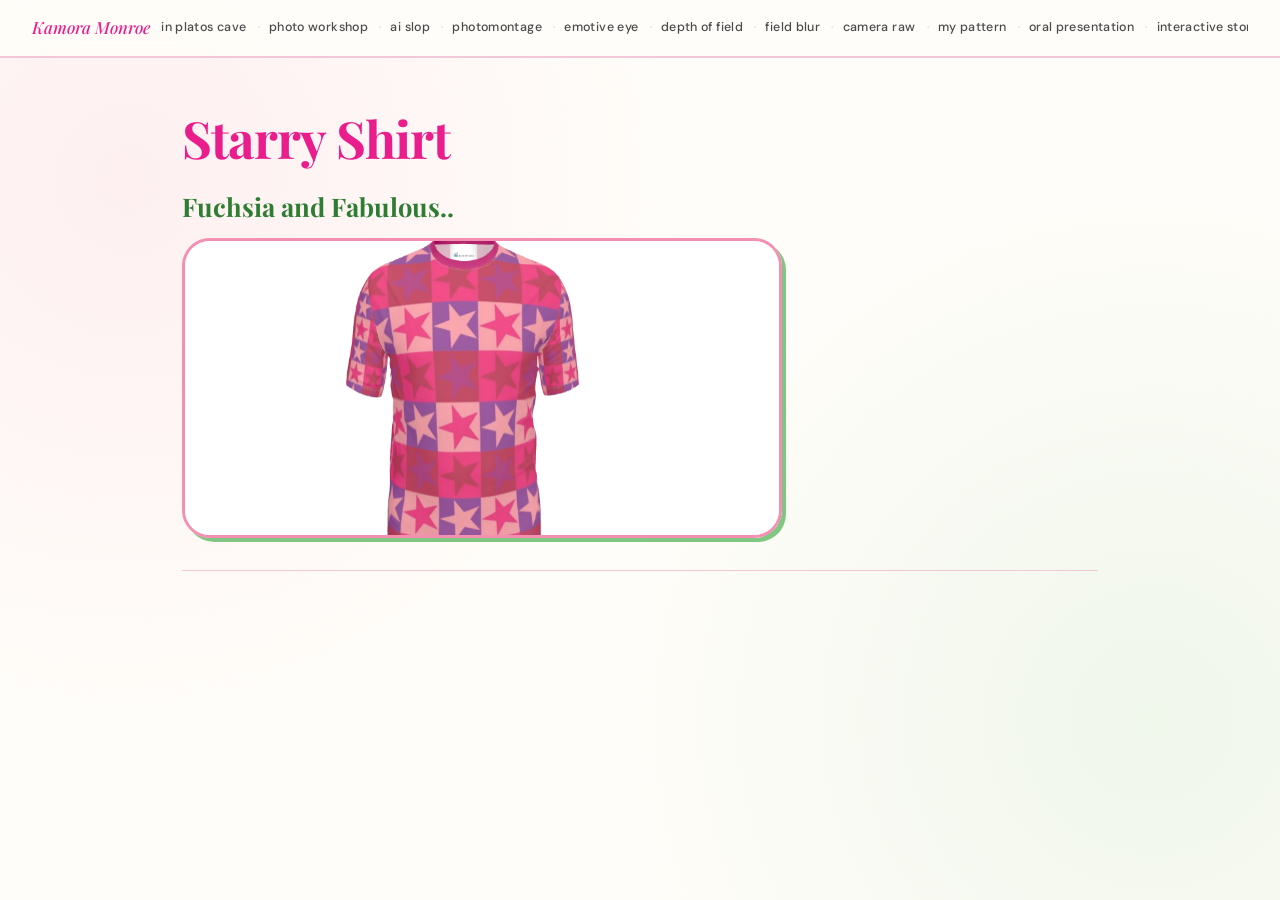
<file: pattern.html>
<!DOCTYPE html>
<html lang="en">
<head>
    <meta charset="UTF-8">
    <meta name="viewport" content="width=device-width, initial-scale=1.0">
    <title>Patterned Shirt Made from Illustrator</title>
        <nav class="top-nav">
    <a href="index.html" class="nav-brand">Kamora Monroe</a>
    <button class="nav-toggle" onclick="this.nextElementSibling.classList.toggle('open')" aria-label="Toggle menu">
      <span></span><span></span><span></span>
    </button>
    <ul class="nav-list">
      <li><a href="reading1.html">in platos cave</a></li>
      <li><a href="homework2.html">photo workshop</a></li>
      <li><a href="reading2.html">ai slop</a></li>
      <li><a href="photomontage.html">photomontage</a></li>
      <li><a href="emotive eye.html">emotive eye</a></li>
      <li><a href="homework 3.html">depth of field</a></li>
      <li><a href="fieldblur.html">field blur</a></li>
      <li><a href="cameraraw.html">camera raw</a></li>
      <li><a href="pattern.html">my pattern</a></li>
      <li><a href="https://canva.link/g4v55su7r1gimeq">oral presentation</a></li>
      <li><a href=https://kamoramonroe.github.io/intstory> interactive story </a></li>
      <li><a href=graphicnovelresp.html> graphic novel response</a></li>
      <li><a href=nuclearwarresp.html> nuclear war response</a></li>
    </ul>
  </nav>
  <div class="page-wrapper">
     <div class="page-wrapper">
    <div class="page-header">
    <link rel="stylesheet" href="stylesheet.css">
</head>
<body>
    <h1>Starry Shirt</h1>
    <h2>Fuchsia and Fabulous..</h2>
    <img class="portrait" src="my shirt media.png" alt="my star shirt" width="600px" height="300px">
</body>
</html>
</file>
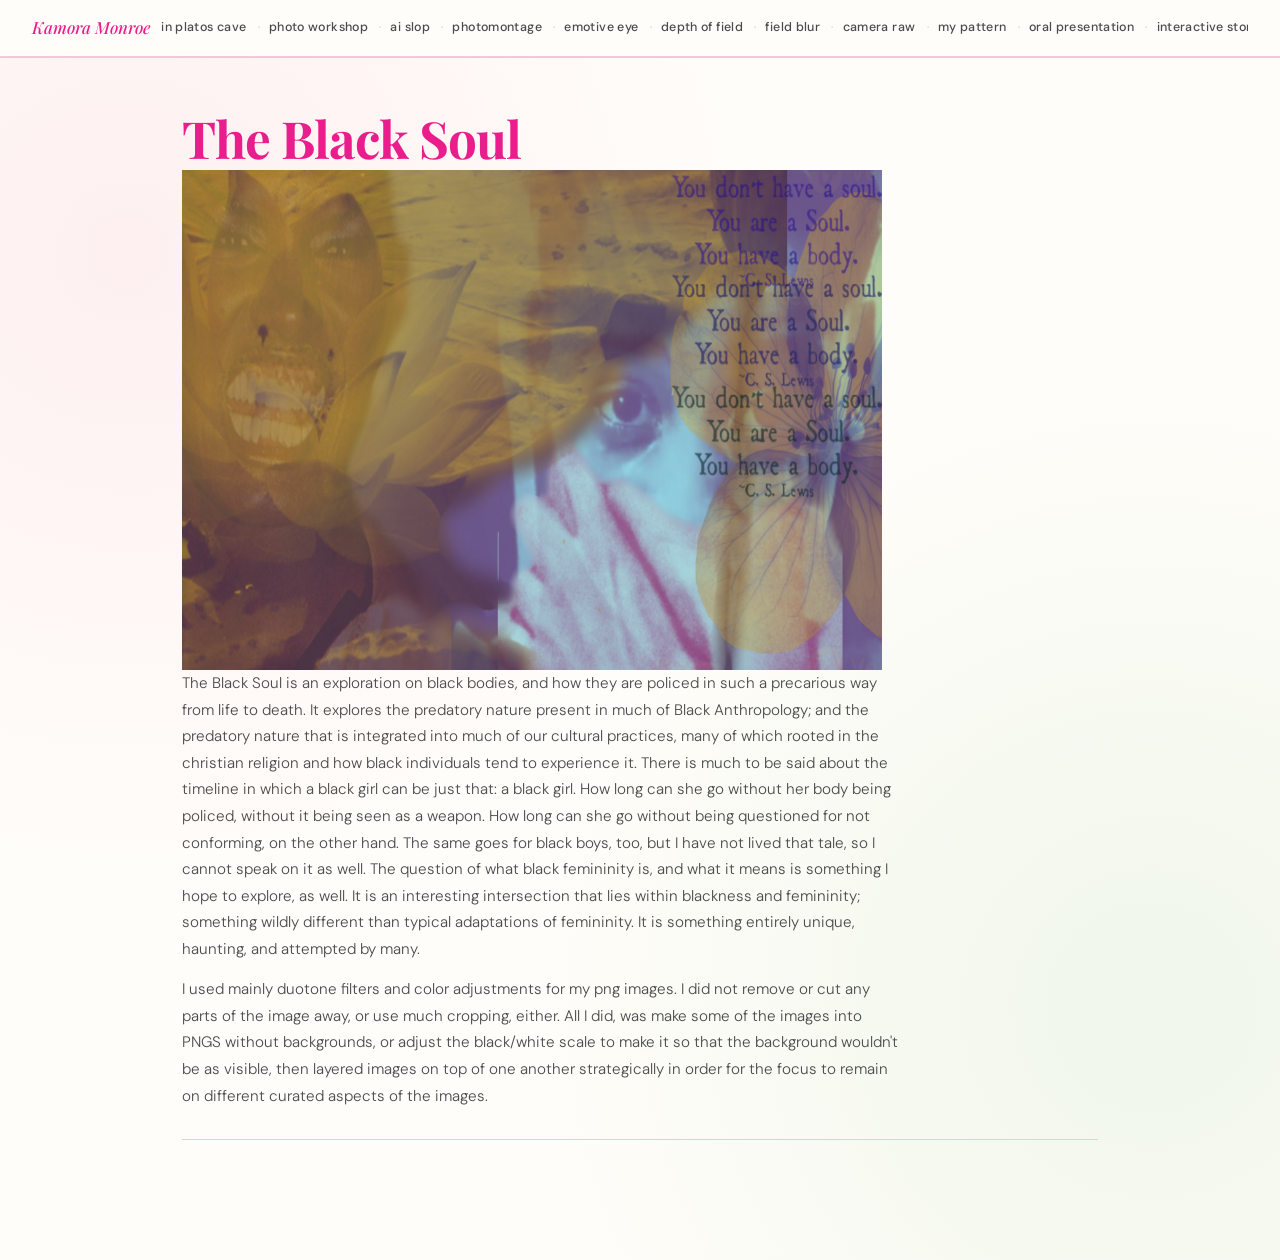
<file: photomontage.html>
<!DOCTYPE html>
<html lang="en">
<head>
    <meta charset="UTF-8">
    <meta name="viewport" content="width=device-width, initial-scale=1.0">
    <title>Photomontage - The Black Soul</title>
        <nav class="top-nav">
    <a href="index.html" class="nav-brand">Kamora Monroe</a>
    <button class="nav-toggle" onclick="this.nextElementSibling.classList.toggle('open')" aria-label="Toggle menu">
      <span></span><span></span><span></span>
    </button>
    <ul class="nav-list">
      <li><a href="reading1.html">in platos cave</a></li>
      <li><a href="homework2.html">photo workshop</a></li>
      <li><a href="reading2.html">ai slop</a></li>
      <li><a href="photomontage.html">photomontage</a></li>
      <li><a href="emotive eye.html">emotive eye</a></li>
      <li><a href="homework 3.html">depth of field</a></li>
      <li><a href="fieldblur.html">field blur</a></li>
      <li><a href="cameraraw.html">camera raw</a></li>
      <li><a href="pattern.html">my pattern</a></li>
      <li><a href="https://canva.link/g4v55su7r1gimeq">oral presentation</a></li>
      <li><a href=https://kamoramonroe.github.io/intstory> interactive story </a></li>
      <li><a href=graphicnovelresp.html> graphic novel response</a></li>
      <li><a href=nuclearwarresp.html> nuclear war response</a></li>

    </ul>
  </nav>
  <div class="page-wrapper">
     <div class="page-wrapper">
    <div class="page-header">
    <link rel="stylesheet" href="stylesheet.css">
</head>
<body>
<h1>The Black Soul</h1>
<img src="u dont have a soul.png" alt="photomontage by kamora" width="700px" height="500px">
<p>The Black Soul is an exploration on black bodies, and how they are policed in such a precarious way from life to death. It explores the predatory nature present in much of Black Anthropology; and the predatory nature that is integrated into much of our cultural practices, many of which rooted in the christian religion and how black individuals tend to experience it. There is much to be said about the timeline in which a black girl can be just that: a black girl. How long can she go without her body being policed, without it being seen as a weapon. How long can she go without being questioned for not conforming, on the other hand. The same goes for black boys, too, but I have not lived that tale, so I cannot speak on it as well. The question of what black femininity is, and what it means is something I hope to explore, as well. It is an interesting intersection that lies within blackness and femininity; something wildly different than typical adaptations of femininity. It is something entirely unique, haunting, and attempted by many.</p>
<p>I used mainly duotone filters and color adjustments for my png images. I did not remove or cut any parts of the image away, or use much cropping, either. All I did, was make some of the images into PNGS without backgrounds, or adjust the black/white scale to make it so that the background wouldn't be as visible, then layered images on top of one another strategically in order for the focus to remain on different curated aspects of the images.</p>
</body>
</html>
</file>
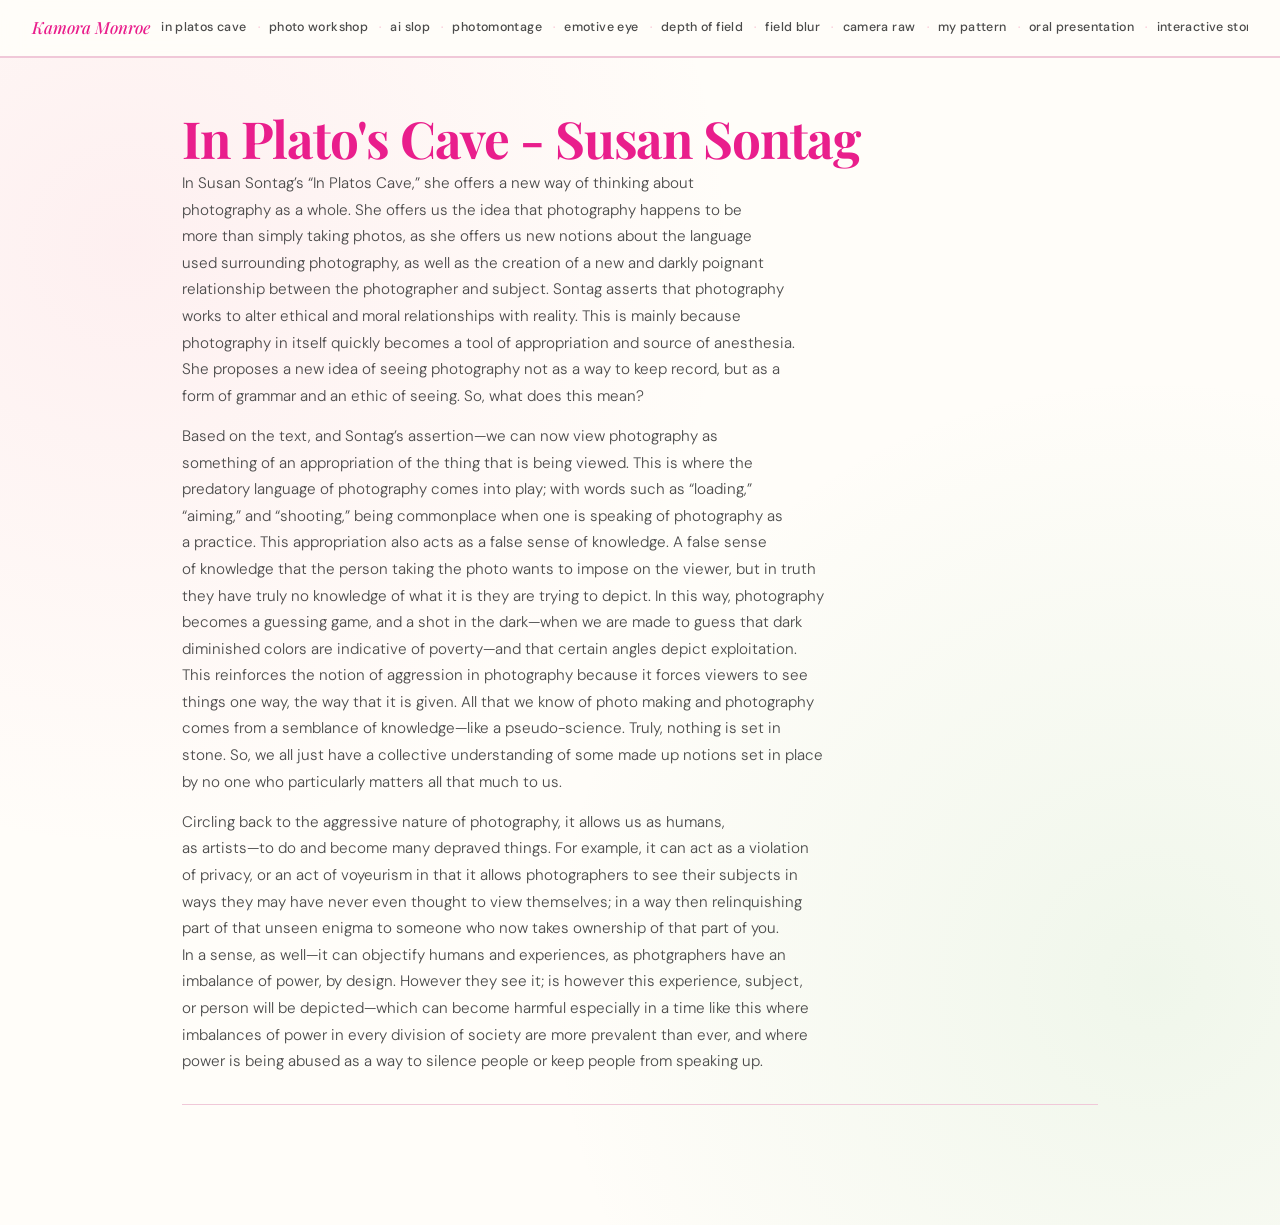
<file: reading1.html>
<!DOCTYPE html>
<html lang="en">
<head>
    <meta charset="UTF-8">
    <meta name="viewport" content="width=device-width, initial-scale=1.0">
    <title>Homework #1, In Plato's Cave Reading Response</title>
        <nav class="top-nav">
    <a href="index.html" class="nav-brand">Kamora Monroe</a>
    <button class="nav-toggle" onclick="this.nextElementSibling.classList.toggle('open')" aria-label="Toggle menu">
      <span></span><span></span><span></span>
    </button>
    <ul class="nav-list">
      <li><a href="reading1.html">in platos cave</a></li>
      <li><a href="homework2.html">photo workshop</a></li>
      <li><a href="reading2.html">ai slop</a></li>
      <li><a href="photomontage.html">photomontage</a></li>
      <li><a href="emotive eye.html">emotive eye</a></li>
      <li><a href="homework 3.html">depth of field</a></li>
      <li><a href="fieldblur.html">field blur</a></li>
      <li><a href="cameraraw.html">camera raw</a></li>
      <li><a href="pattern.html">my pattern</a></li>
      <li><a href="https://canva.link/g4v55su7r1gimeq">oral presentation</a></li>
      <li><a href=https://kamoramonroe.github.io/intstory> interactive story </a></li>
      <li><a href=graphicnovelresp.html> graphic novel response</a></li>
      <li><a href=nuclearwarresp.html> nuclear war response</a></li>

    </ul>
  </nav>
  <div class="page-wrapper">
     <div class="page-wrapper">
    <div class="page-header">
    <link rel="stylesheet" href="stylesheet.css">
</head>
<body>
<h1>In Plato's Cave - Susan Sontag</h1>
<p>In Susan Sontag’s “In Platos Cave,” she offers a new way of thinking about <br>
photography as a whole. She offers us the idea that photography happens to be <br>
more than simply taking photos, as she offers us new notions about the language <br>
used surrounding photography, as well as the creation of a new and darkly poignant<br>
relationship between the photographer and subject. Sontag asserts that photography<br>
works to alter ethical and moral relationships with reality. This is mainly because<br>
photography in itself quickly becomes a tool of appropriation and source of anesthesia.<br>
She proposes a new idea of seeing photography not as a way to keep record, but as a <br>
form of grammar and an ethic of seeing. So, what does this mean?</p>

<p>Based on the text, and Sontag’s assertion—we can now view photography as <br>
something of an appropriation of the thing that is being viewed. This is where the <br>
predatory language of photography comes into play; with words such as “loading,” <br>
“aiming,” and “shooting,” being commonplace when one is speaking of photography as <br>
 a practice. This appropriation also acts as a false sense of knowledge. A false sense <br>
of knowledge that the person taking the photo wants to impose on the viewer, but in truth<br>
they have truly no knowledge of what it is they are trying to depict. In this way, photography<br>
becomes a guessing game, and a shot in the dark—when we are made to guess that dark <br>
diminished colors are indicative of poverty—and that certain angles depict exploitation.<br>
 This reinforces the notion of aggression in photography because it forces viewers to see <br>
things one way, the way that it is given. All that we know of photo making and photography <br>
comes from a semblance of knowledge—like a pseudo-science. Truly, nothing is set in <br>
stone. So, we all just have a collective understanding of some made up notions set in place <br>
by no one who particularly matters all that much to us. </p>

<p>Circling back to the aggressive nature of photography, it allows us as humans, <br>
as artists—to do and become many depraved things. For example, it can act as a violation <br>
of privacy, or an act of voyeurism in that it allows photographers to see their subjects in <br>
ways they may have never even thought to view themselves; in a way then relinquishing <br>
part of that unseen enigma to someone who now takes ownership of that part of you. <br>
In a sense, as well—it can objectify humans and experiences, as photgraphers have an <br>
imbalance of power, by design. However they see it; is however this experience, subject,<br>
or person will be depicted—which can become harmful especially in a time like this where <br>
imbalances of power in every division of society are more prevalent than ever, and where <br> 
power is being abused as a way to silence people or keep people from speaking up. </p>
</body>
</html>
</file>
<file: stylesheet.css>
@import url('https://fonts.googleapis.com/css2?family=Playfair+Display:ital,wght@0,400;0,700;1,400&family=DM+Sans:wght@300;400;500&display=swap');

:root {
  --pink-light:   #fce4ec;
  --pink-mid:     #f48fb1;
  --pink-deep:    #e91e8c;
  --pink-blush:   #fff0f5;

  --green-light:  #e8f5e9;
  --green-mid:    #81c784;
  --green-deep:   #2e7d32;
  --green-sage:   #a5c4a1;

  --cream:        #fffdf9;
  --ink:          #1a1a1a;
  --ink-soft:     #4a4a4a;
  --divider:      #f0c8d8;

  --font-display: 'Playfair Display', Georgia, serif;
  --font-body:    'DM Sans', Helvetica, sans-serif;

  --radius-sm:    6px;
  --radius-md:    14px;
  --radius-lg:    28px;
  --radius-pill:  999px;

  --shadow-soft:  0 4px 20px rgba(233, 30, 140, 0.10);
  --shadow-card:  0 2px 12px rgba(0,0,0,0.07);
}

*, *::before, *::after {
  box-sizing: border-box;
  margin: 0;
  padding: 0;
}

html {
  scroll-behavior: smooth;
}

body {
  font-family: var(--font-body);
  font-weight: 300;
  font-size: 1rem;
  line-height: 1.75;
  color: var(--ink);
  background-color: var(--cream);
  background-image:
    radial-gradient(circle at 10% 20%, rgba(244,143,177,0.12) 0%, transparent 40%),
    radial-gradient(circle at 90% 80%, rgba(129,199,132,0.12) 0%, transparent 40%);
  min-height: 100vh;
}

h1, h2, h3, h4, h5, h6 {
  font-family: var(--font-display);
  line-height: 1.25;
  color: var(--ink);
}

h1 {
  font-size: clamp(2rem, 5vw, 3.2rem);
  font-weight: 700;
  letter-spacing: -0.02em;
  color: var(--pink-deep);
}

h2 {
  font-size: clamp(1.2rem, 3vw, 1.6rem);
  font-weight: 700;
  color: var(--green-deep);
  margin-top: 1.25rem;
  margin-bottom: 0.4rem;
}

h3 {
  font-size: 1.1rem;
  font-weight: 400;
  font-style: italic;
  color: var(--pink-deep);
  margin-top: 1rem;
  margin-bottom: 0.35rem;
}

h4 {
  font-size: 0.95rem;
  font-weight: 500;
  letter-spacing: 0.08em;
  text-transform: uppercase;
  color: var(--green-deep);
  margin-top: 1.25rem;
  margin-bottom: 0.6rem;
}

p {
  font-size: 0.95rem;
  color: var(--ink-soft);
  margin-bottom: 0.85rem;
  max-width: 72ch;
}

a {
  color: var(--pink-deep);
  text-decoration: none;
  font-weight: 500;
  transition: color 0.2s ease;
}

a:hover {
  color: var(--green-deep);
  text-decoration: underline;
}

img {
  max-width: 100%;
  display: block;
}

/* ── Layout ── */
.page-wrapper {
  max-width: 980px;
  margin: 0 auto;
  padding: 1.5rem 1rem 3rem;
}

.page-header {
  border-bottom: 1px solid var(--divider);
  padding-bottom: 1rem;
  margin-bottom: 1.5rem;
}

.page-footer {
  margin-top: 2rem;
  padding-top: 1rem;
  border-top: 1px solid var(--green-light);
  font-size: 0.82rem;
  color: var(--green-mid);
  text-align: center;
  font-family: var(--font-display);
  font-style: italic;
}

.portrait {
  border-radius: var(--radius-lg);
  border: 3px solid var(--pink-mid);
  box-shadow: 4px 4px 0px var(--green-mid);
  margin: 1rem 0;
  object-fit: cover;
}

.portrait-caption {
  font-size: 0.78rem;
  color: var(--pink-mid);
  font-style: italic;
  margin-top: 0.3rem;
}

.card {
  background: #fff;
  border-radius: var(--radius-md);
  padding: 1.1rem 1.25rem;
  margin: 1rem 0;
  box-shadow: var(--shadow-card);
  border: 1px solid var(--divider);
}

.card-pink {
  background: var(--pink-blush);
  border-color: var(--pink-mid);
}

.card-green {
  background: var(--green-light);
  border-color: var(--green-sage);
}
.top-nav {
  position: fixed;
  top: 0;
  left: 0;
  width: 100%;
  z-index: 100;
  background: rgba(255, 253, 249, 0.92);
  backdrop-filter: blur(10px);
  -webkit-backdrop-filter: blur(10px);
  border-bottom: 2px solid var(--divider);
  padding: 0 2rem;
  height: 58px;
  display: flex;
  align-items: center;
  justify-content: space-between;
}

.top-nav .nav-brand {
  font-family: var(--font-display);
  font-style: italic;
  font-size: 1.05rem;
  color: var(--pink-deep);
  text-decoration: none;
  white-space: nowrap;
  flex-shrink: 0;
}

.top-nav .nav-brand:hover {
  color: var(--green-deep);
  text-decoration: none;
}

.nav-list {
  list-style: none;
  padding: 0;
  margin: 0;
  display: flex;
  flex-direction: row;
  flex-wrap: nowrap;
  gap: 0;
  align-items: center;
  overflow-x: auto;
  scrollbar-width: none;
}

.nav-list::-webkit-scrollbar {
  display: none;
}

.nav-list li {
  position: relative;
  flex-shrink: 0;
}

.nav-list li::before {
  content: none;
}

.nav-list a {
  display: block;
  font-size: 0.78rem;
  font-weight: 500;
  letter-spacing: 0.03em;
  color: var(--ink-soft);
  text-decoration: none;
  padding: 0.35rem 0.7rem;
  border-radius: var(--radius-pill);
  transition: background 0.18s, color 0.18s;
  white-space: nowrap;
}

.nav-list a:hover {
  background: var(--pink-blush);
  color: var(--pink-deep);
  text-decoration: none;
  padding-left: 0.7rem;
}

.nav-list a.active {
  background: var(--pink-light);
  color: var(--pink-deep);
}

.nav-list li + li::after {
  content: '·';
  color: var(--pink-mid);
  position: absolute;
  left: 0;
  top: 50%;
  transform: translateY(-50%);
  font-size: 0.7rem;
  pointer-events: none;
}

.nav-toggle {
  display: none;
  background: none;
  border: none;
  cursor: pointer;
  padding: 6px;
  flex-direction: column;
  gap: 5px;
}

.nav-toggle span {
  display: block;
  width: 22px;
  height: 2px;
  background: var(--pink-deep);
  border-radius: 2px;
  transition: transform 0.2s, opacity 0.2s;
}

body {
  padding-top: 58px;
}

.btn {
  display: inline-block;
  padding: 0.55rem 1.4rem;
  border-radius: var(--radius-pill);
  font-family: var(--font-body);
  font-size: 0.9rem;
  font-weight: 500;
  cursor: pointer;
  border: 2px solid transparent;
  transition: all 0.2s ease;
  text-decoration: none;
}

.btn-pink {
  background: var(--pink-deep);
  color: #fff;
  border-color: var(--pink-deep);
}

.btn-pink:hover {
  background: transparent;
  color: var(--pink-deep);
  text-decoration: none;
}

.btn-green {
  background: var(--green-deep);
  color: #fff;
  border-color: var(--green-deep);
}

.btn-green:hover {
  background: transparent;
  color: var(--green-deep);
  text-decoration: none;
}

.btn-outline {
  background: transparent;
  color: var(--pink-deep);
  border-color: var(--pink-mid);
}

.btn-outline:hover {
  background: var(--pink-blush);
  text-decoration: none;
}

.tag {
  display: inline-block;
  padding: 0.2rem 0.75rem;
  border-radius: var(--radius-pill);
  font-size: 0.75rem;
  font-weight: 500;
  letter-spacing: 0.05em;
  text-transform: uppercase;
}

.tag-pink {
  background: var(--pink-light);
  color: var(--pink-deep);
}

.tag-green {
  background: var(--green-light);
  color: var(--green-deep);
}

.divider {
  width: 100%;
  height: 1px;
  background: linear-gradient(90deg, var(--pink-mid), var(--green-mid));
  border: none;
  border-radius: var(--radius-pill);
  margin: 1.25rem 0;
}

.callout {
  border-left: 3px solid var(--pink-mid);
  background: var(--pink-blush);
  padding: 0.7rem 1rem;
  border-radius: 0 var(--radius-sm) var(--radius-sm) 0;
  margin: 1rem 0;
  font-style: italic;
  color: var(--ink-soft);
  font-size: 0.92rem;
}

.callout-green {
  border-left-color: var(--green-mid);
  background: var(--green-light);
}

.text-pink   { color: var(--pink-deep); }
.text-green  { color: var(--green-deep); }
.text-center { text-align: center; }
.text-italic { font-style: italic; }
.mt-1 { margin-top: 0.5rem; }
.mt-2 { margin-top: 1rem; }
.mt-3 { margin-top: 2rem; }
.mb-1 { margin-bottom: 0.5rem; }
.mb-2 { margin-bottom: 1rem; }
.mb-3 { margin-bottom: 2rem; }

@media (max-width: 700px) {
  .page-wrapper {
    padding: 1.5rem 1.1rem 3rem;
  }

  h1 { font-size: 1.75rem; }
  h2 { font-size: 1.35rem; }

  .top-nav {
    padding: 0 1rem;
    flex-wrap: wrap;
    height: auto;
    min-height: 52px;
  }

  .nav-toggle {
    display: flex;
  }

  .nav-list {
    display: none;
    flex-direction: column;
    width: 100%;
    padding: 0.5rem 0 1rem;
    gap: 2px;
    border-top: 1px solid var(--divider);
    margin-top: 0.5rem;
  }

  .nav-list.open {
    display: flex;
  }

  .nav-list li + li::after {
    content: none;
  }

  .nav-list a {
    font-size: 0.88rem;
    padding: 0.5rem 0.75rem;
  }

  body {
    padding-top: 52px;
  }
}
</file>
